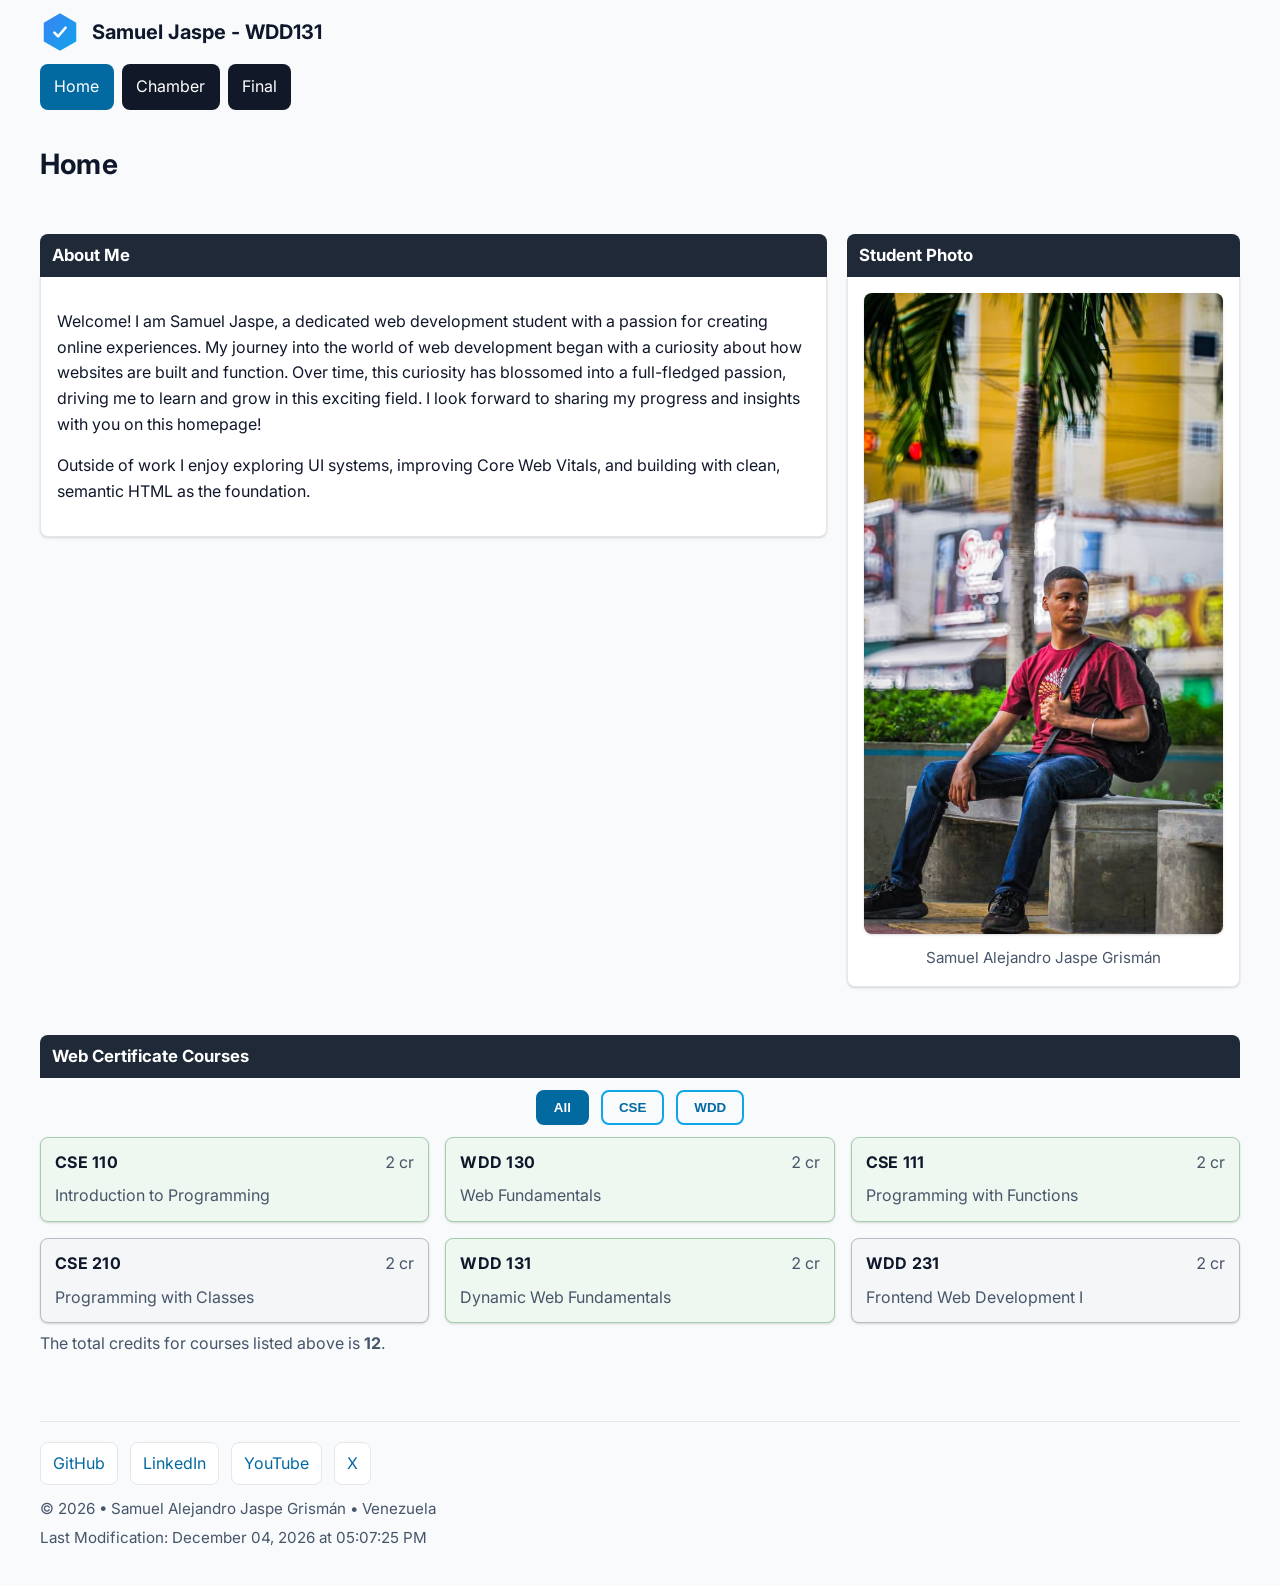
<file: index.html>
<!DOCTYPE html>
<html lang="en">
<head>
  <meta charset="utf-8" />
  <meta name="viewport" content="width=device-width, initial-scale=1" />
  <title>Samuel Jaspe | WDD131 Web Development</title>
  <meta name="description" content="Responsive course home page featuring profile information, student photo, and interactive web certificate course listings with filters." />
  <meta name="author" content="Samuel Jaspe" />
  <link rel="canonical" href="https://example.com/" />

  <!-- Favicon (optional: replace with your actual small SVG/PNG ≤ 32x32) -->
  <link rel="icon" type="image/svg+xml" href="assets/favicon.svg" />

  <link rel="preconnect" href="https://fonts.googleapis.com" />
  <link rel="preconnect" href="https://fonts.gstatic.com" crossorigin />
  <link href="https://fonts.googleapis.com/css2?family=Inter:wght@400;600;700&display=swap" rel="stylesheet" />

  <!-- Styles -->
  <link rel="stylesheet" href="styles/small.css" />
  <link rel="stylesheet" href="styles/larger.css" media="(min-width: 48rem)" />

  <!-- JavaScript -->
  <script src="scripts/navigation.js" defer></script>
  <script src="scripts/date.js" defer></script>
  <script src="scripts/course.js" defer></script>
</head>

<body>
  <header class="site-header">
    <div class="brand">
      <!-- Accessible inline SVG logo -->
      <a class="logo-link" href="index.html" aria-label="Course Portal home">
        <svg class="logo" width="40" height="40" viewBox="0 0 64 64" role="img" aria-labelledby="logoTitle logoDesc" focusable="false">
          <title id="logoTitle">Course Portal Logo</title>
          <desc id="logoDesc">Stylized hexagon with checkmark</desc>
          <defs>
            <linearGradient id="g" x1="0" x2="1" y1="0" y2="1">
              <stop offset="0%" stop-color="#3b82f6" />
              <stop offset="100%" stop-color="#0ea5e9" />
            </linearGradient>
          </defs>
          <path d="M32 2l26 15v30L32 62 6 47V17L32 2z" fill="url(#g)" />
          <path d="M23 33l6 6 12-14" fill="none" stroke="#ffffff" stroke-width="4" stroke-linecap="round" stroke-linejoin="round"/>
        </svg>
      </a>
      <span class="site-name">Samuel Jaspe - WDD131 </span>
    </div>

    <!-- Mobile hamburger -->
    <button id="menuButton"
            class="menu-button"
            aria-label="Open main menu"
            aria-controls="primaryNav"
            aria-expanded="false">
      <span class="menu-icon" aria-hidden="true"></span>
    </button>

    <nav id="siteNav" class="site-nav" aria-label="Primary">
      <ul id="primaryNav" class="nav-list">
        <li class="nav-item"><a class="nav-link current" href="index.html">Home</a></li>
        <li class="nav-item"><a class="nav-link" href="chamber.html">Chamber</a></li>
        <li class="nav-item"><a class="nav-link" href="final.html">Final</a></li>
      </ul>
    </nav>
  </header>

  <main id="main" tabindex="-1">
    <h1>Home</h1>

    <!-- About Me -->
    <section id="about" aria-labelledby="about-heading">
      <h2 id="about-heading">About Me</h2>
      <div class="panel">
        <p>
          Welcome! I am Samuel Jaspe, a dedicated web development student with a passion for creating online experiences. 
          My journey into the world of web development began with a curiosity about how websites are built and function. 
          Over time, this curiosity has blossomed into a full-fledged passion, driving me to learn and grow in this exciting field. 
          I look forward to sharing my progress and insights with you on this homepage!
        </p>
        <p>
          Outside of work I enjoy exploring UI systems, improving Core Web Vitals, and building with clean,
          semantic HTML as the foundation.
        </p>
      </div>
    </section>

    <!-- Student Photo -->
    <section id="photo" aria-labelledby="photo-heading">
      <h2 id="photo-heading">Student Photo</h2>
      <figure class="profile-figure">
        <!-- Replace with your optimized image (≤125 kB). Width/height help prevent layout shift. -->
        <img
          src="images/samuel-profile.jpg"
          width="480"
          height="480"
          alt="Portrait of Samuel Alejandro Jaspe Grismán"
          loading="lazy"
          decoding="async" />
        <figcaption>Samuel Alejandro Jaspe Grismán</figcaption>
      </figure>
    </section>

    <!-- Courses (dynamic content will be rendered by scripts/course.js) -->
    <section id="courses" aria-labelledby="courses-heading">
      <h2 id="courses-heading">Web Certificate Courses</h2>

      <!-- Filter controls -->
      <div class="filters" role="group" aria-label="Course filters">
        <button type="button" class="filter-btn" data-filter="all" aria-pressed="true">All</button>
        <button type="button" class="filter-btn" data-filter="cse">CSE</button>
        <button type="button" class="filter-btn" data-filter="wdd">WDD</button>
      </div>

      <!-- Dynamic course cards will be injected here -->
      <div id="courseGrid" class="course-grid" aria-live="polite"></div>

      <!-- Dynamic credits summary -->
      <p id="creditTotal" class="credit-total" aria-live="polite">
        The total credits for courses listed above is <strong>0</strong>.
      </p>
    </section>
  </main>

  <footer class="site-footer">
    <nav aria-label="Social media">
      <ul class="social-list">
        <li><a class="social-link" href="https://github.com/sammygoeshard/wdd231" target="_blank" rel="noopener noreferrer" aria-label="GitHub profile">GitHub</a></li>
        <li><a class="social-link" href="https://www.linkedin.com/in/samuel-jaspe-2a2a96375?utm_source=share_via&utm_content=profile&utm_medium=member_android" target="_blank" rel="noopener noreferrer" aria-label="LinkedIn profile">LinkedIn</a></li>
        <li><a class="social-link" href="https://www.youtube.com/" target="_blank" rel="noopener noreferrer" aria-label="YouTube">YouTube</a></li>
        <li><a class="social-link" href="https://x.com/" target="_blank" rel="noopener noreferrer" aria-label="X (formerly Twitter)">X</a></li>
      </ul>
    </nav>

    <p class="legal">
      &copy; <span id="currentyear"></span> • <span class="owner">Samuel Alejandro Jaspe Grismán</span> • Venezuela
    </p>
    <p id="lastModified" class="last-modified">
  </footer>
</body>
</html>
<!-- End of file: Index.html -->
</file>
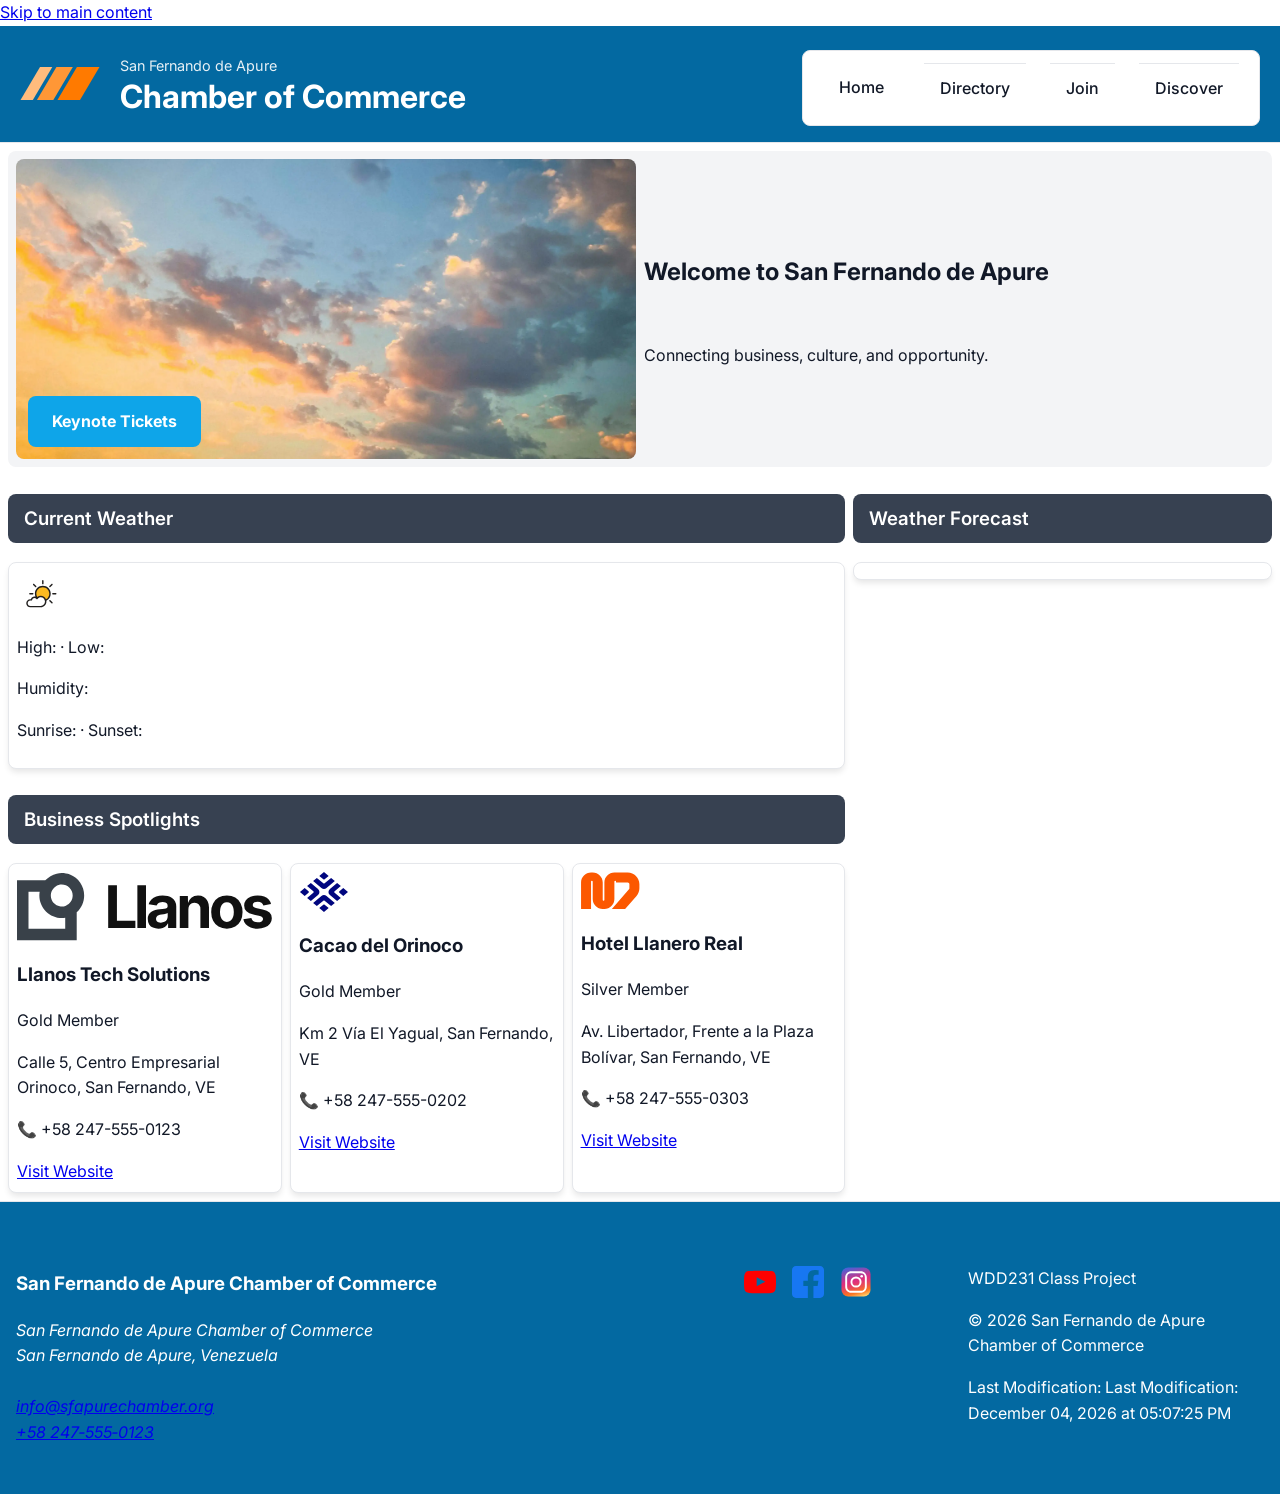
<file: chamber/index.html>
<!DOCTYPE html>
<html lang="en">
<head>
  <meta charset="utf-8">
  <meta name="viewport" content="width=device-width, initial-scale=1">
  <title>San Fernando de Apure Chamber of Commerce</title>
  <meta name="description" content="unOfficial homepage of the San Fernando de Apure Chamber of Commerce">
  <meta name="author" content="Samuel Jaspe - WDD231 Class Project">
  <meta property="og:type" content="website">
  <meta property="og:title" content="San Fernando de Apure Chamber of Commerce">
  <meta property="og:url" content="https://sammygoeshard.github.io/wdd231/chamber/">
  <meta property="og:image" content="https://sammygoeshard.github.io/wdd231/chamber/images/og-index.webp">
  <meta property="og:description" content="Browse and connect with trusted local businesses in San Fernando. San Fernando Chamber of Commerce, communicate and Act">
  <link rel="preconnect" href="https://fonts.googleapis.com" />
  <link rel="preconnect" href="https://fonts.gstatic.com" crossorigin />
  <link href="https://fonts.googleapis.com/css2?family=Inter:wght@400;600;700&display=swap" rel="stylesheet" />
  <link rel="icon" href="./images/favicon.ico">
  
  <script src="./scripts/navigation.js" defer></script>
  <script src="./scripts/date.js" defer></script>
  <script src="./scripts/weather.js" defer></script>
  <script src="./scripts/spotlight.js" defer></script>

  <!-- Styles -->
  <link rel="stylesheet" href="./styles/normalize.css">
  <link rel="stylesheet" href="./styles/base.css">
  <link rel="stylesheet" href="./styles/home.css">
</head>

<body class="home">
<a class="skip-link" href="#main">Skip to main content</a>

<header class="site-header">
  <div class="branding">
    <img src="./images/Icons/logoipsum-248.svg"
         alt="San Fernando de Apure Chamber of Commerce logo">
  </div>

  <div class="titles">
    <p class="site-eyebrow">San Fernando de Apure</p>
    <h1 class="site-title">Chamber of Commerce</h1>
  </div>

  <button
    id="menuButton"
    class="nav-toggle"
    aria-expanded="false"
    aria-controls="primaryNav"
    aria-label="Open main menu">
    ☰
  </button>

  <div id="siteNav">
    <nav id="primaryNav" class="site-nav" aria-label="Primary">
      <ul>
        <li><a href="./index.html">Home</a></li>
        <li><a href="./directory.html">Directory</a></li>
        <li><a href="./join.html">Join</a></li>
        <li><a href="./discover.html">Discover</a></li>
      </ul>
    </nav>
  </div>
</header>

<main id="main">

  <!-- HERO -->
  <section class="hero">
    <picture>
      <source srcset="./images/skyscape.webp" media="(min-width: 48rem)">
      <img src="./images/skyscape.webp" alt="San Fernando de Apure cityscape">
    </picture>
    <div class="hero-content">
      <h2>Welcome to San Fernando de Apure</h2>
      <p>Connecting business, culture, and opportunity.</p>
      <a href="./join.html" class="cta-btn">Keynote Tickets</a>
    </div>
  </section>

  <!-- WEATHER -->
  <section class="weather">
  <h3 class="section-bar">Current Weather</h3>

  <div class="weather-card">
    <img id="weather-icon" src="images/Icons/partly-cloudy.svg" alt="Weather Icon" width="48" height="48">
    <p id="current-temp" class="temp"></p>
    <p id="weather-desc"></p>
    <p>
      High: <span id="high-temp"></span> ·
      Low: <span id="low-temp"></span>
    </p>
    <p>Humidity: <span id="humidity"></span></p>
    <p>
      Sunrise: <span id="sunrise"></span> ·
      Sunset: <span id="sunset"></span>
    </p>
  </div>
 </section>

 <section class="forecast">
   <h3 class="section-bar">Weather Forecast</h3>
   <div id="forecast-list"></div>
 </section>

  <!-- BUSINESS SPOTLIGHT -->
   <section class="spotlights">
  <h3 class="section-bar">Business Spotlights</h3>
  <div id="spotlights" class="cards"></div>
  </section>

</main>

<footer class="site-footer">
  <div class="footer-grid">

    <section class="footer-col contact">
      <h3 class="footer-heading">San Fernando de Apure Chamber of Commerce</h3>
      <address class="vcard">
        <span class="org">San Fernando de Apure Chamber of Commerce</span><br>
        San Fernando de Apure, Venezuela<br><br>
        <a href="mailto:info@sfapurechamber.org">info@sfapurechamber.org</a><br>
        <a href="tel:+582475550123">+58 247‑555‑0123</a>
      </address>
    </section>

    <section class="footer-col socials" aria-label="Social links">
      <ul class="social-list">
        <li><a href="https://youtu.be/dQw4w9WgXcQ?si=_OKyNq1TU14WEpHp"><img src="./images/Icons/youtube.svg" alt="YouTube"></a></li>
        <li><a href="#"><img src="./images/Icons/facebook-square.svg" alt="Facebook"></a></li>
        <li><a href="#"><img src="./images/Icons/instagram-square.svg" alt="Instagram"></a></li>
      </ul>
    </section>

    <section class="footer-col meta">
      <p>WDD231 Class Project</p>
      <p>© <span id="currentyear"></span> San Fernando de Apure Chamber of Commerce</p>
      <p>Last Modification: <span id="lastModified"></span></p>
    </section>

  </div>
</footer>
</body>
</html>
</file>
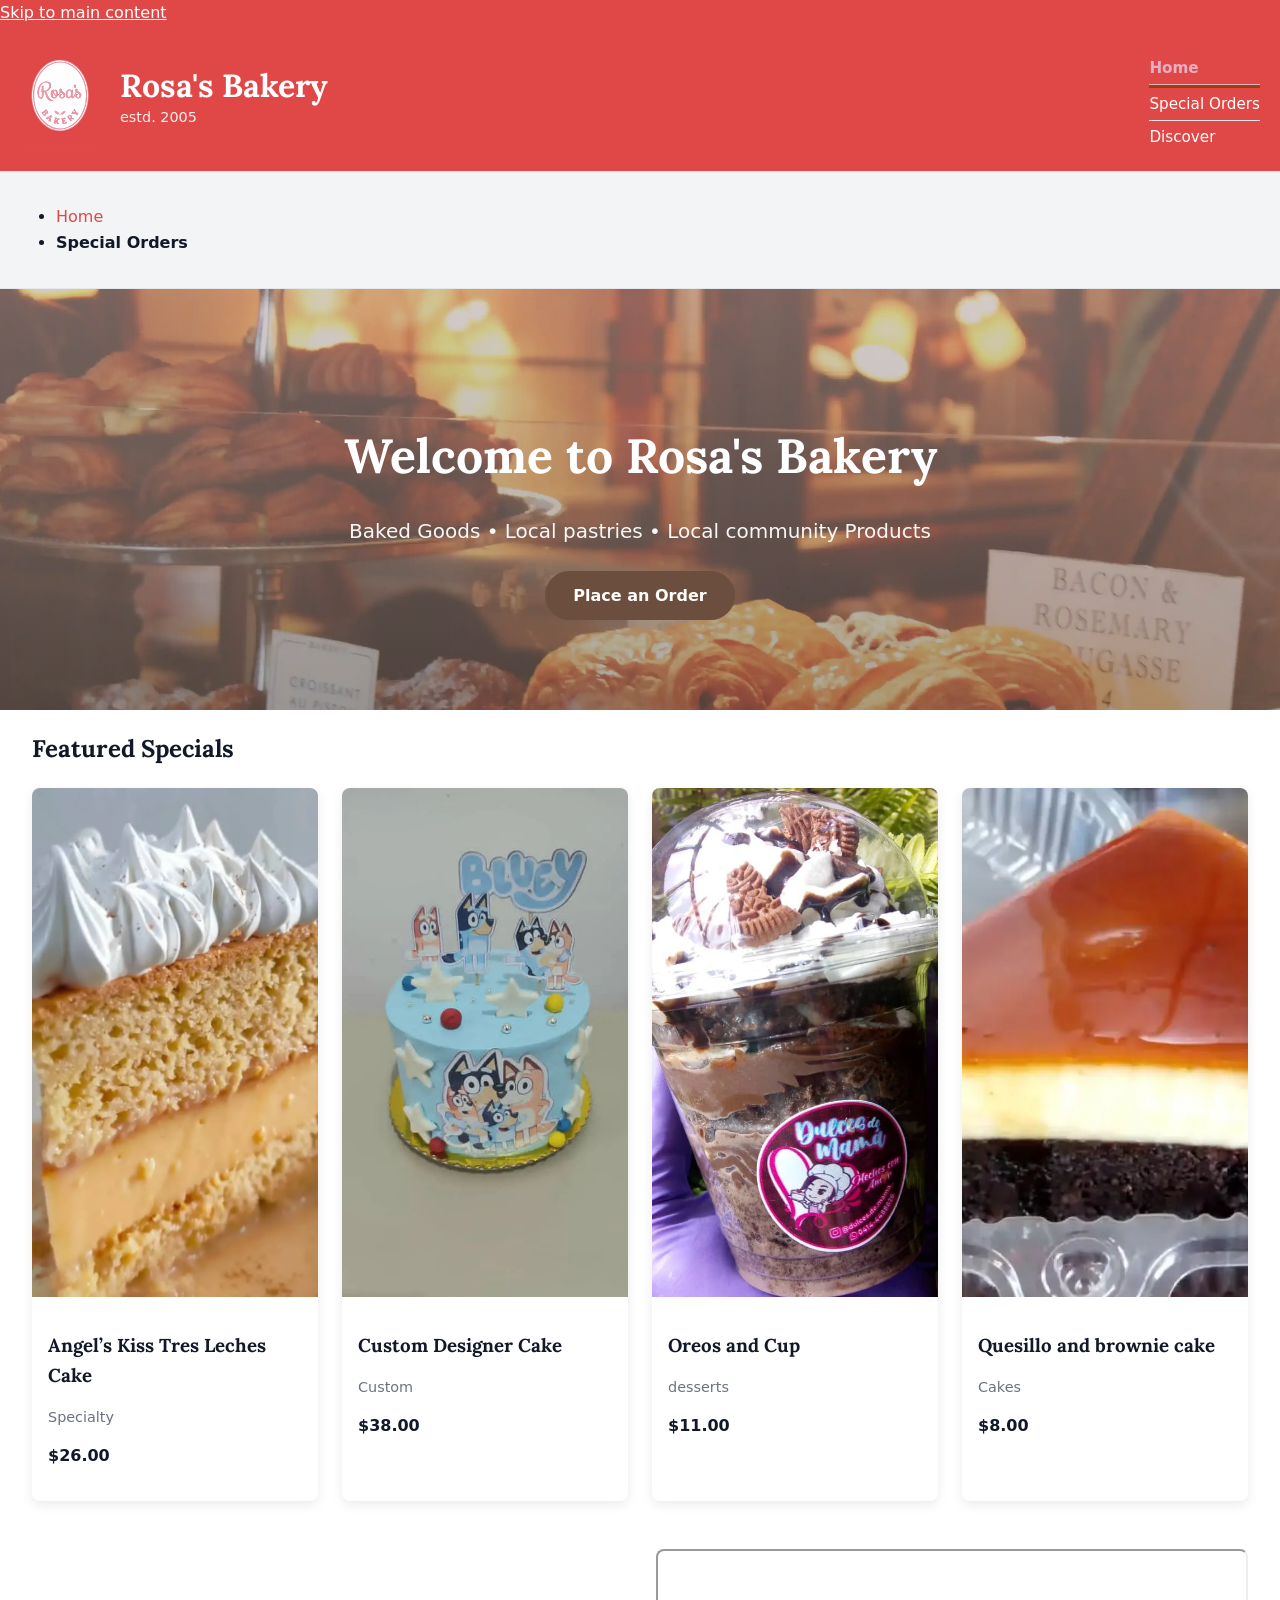
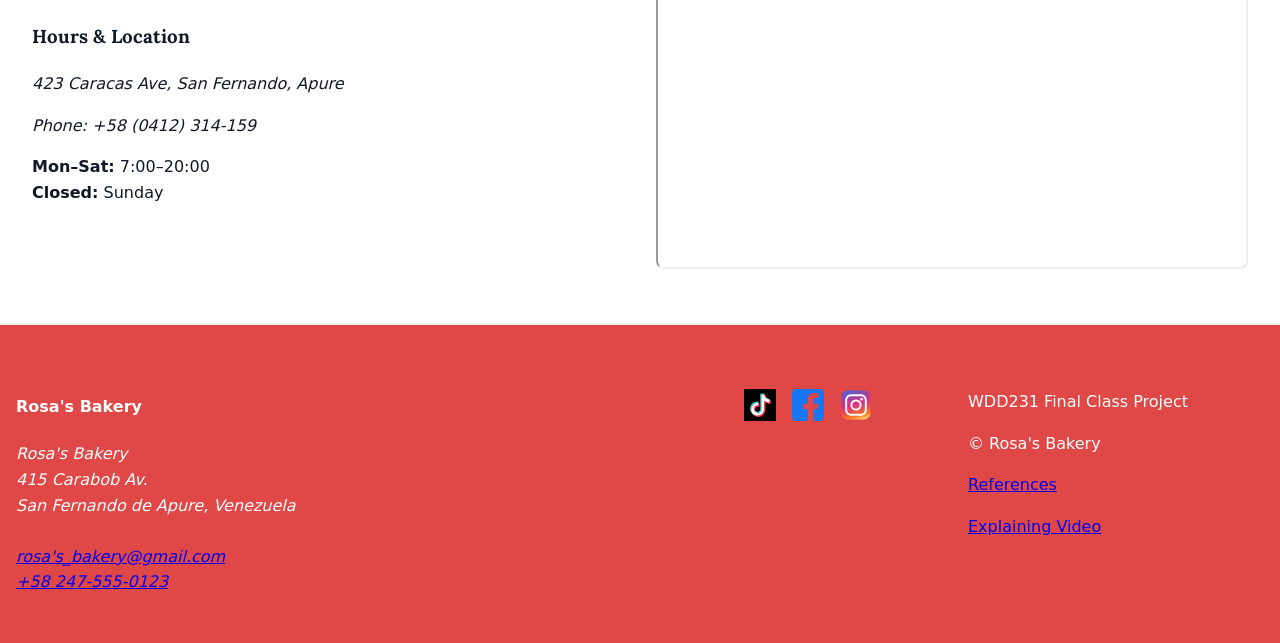
<file: project/index.html>
<!DOCTYPE html>
<html lang="en">
<head>
  <meta charset="utf-8">
  <meta name="viewport" content="width=device-width, initial-scale=1">
  <title>Samuel Jaspe - WDD231 Final Project - Rosa's Bakery - Home</title>
  <meta name="description" content=" homepage of Rosa's Bakery featuring artisan breads, pastries, and custom orders from Rosa’s Bakery, your local neighborhood bakehouse.">
  <meta name="author" content="Samuel Jaspe - WDD231 Final Class Project">
  <!-- Open Graph metadata for social sharing -->
  <meta property="og:type" content="website">
  <meta property="og:title" content="Rosa's Bakery – Fresh Local Pastries">
  <meta property="og:url" content="https://sammygoeshard.github.io/wdd231/project/index.html">
  <meta property="og:image" content="https://sammygoeshard.github.io/wdd231/chamber/images/index.webp">
  <meta property="og:description" content="Artisan breads, pastries, and custom orders from Rosa’s Bakery, your local neighborhood bakehouse.">
  <!-- fonts -->
  <link rel="preconnect" href="https://fonts.googleapis.com" />
  <link rel="preconnect" href="https://fonts.gstatic.com" crossorigin />
  <link href="https://fonts.googleapis.com/css2?family=Lora:wght@400;600;700&display=swap" rel="stylesheet">
  <!-- icons -->
  <link rel="icon" href="./images/favicon.ico" type="image/x-icon">
  <!-- scripts -->
  <script src="./scripts/navigation.js" defer></script>
  <script type="module" src="./scripts/home-featured.js"></script>
  <!-- Styles -->
  <link rel="stylesheet" href="./styles/normalize.css">
  <link rel="stylesheet" href="./styles/base.css">
  <link rel="stylesheet" href="./styles/home.css">
</head>
<body class="home">
  <a class="skip-link" href="#main">Skip to main content</a>

  <header class="site-header">
    <div class="branding">
      <img src="./images/Icons/rosas-bakery.svg" width="60" height="58"
          alt="Rosa's Bakery logo">
    </div>

    <div class="titles">
      <h1 class="site-title">Rosa's Bakery</h1>
       <p class="site-eyebrow">estd. 2005</p>
    </div>

    <button
      id="menuButton"
      class="nav-toggle"
      aria-expanded="false"
      aria-controls="primaryNav"
      aria-label="Open main menu">
      ☰
    </button>

  <div id="siteNav">
    <nav id="primaryNav" class="site-nav" aria-label="Primary">
      <ul>
        <li><a href="./index.html">Home</a></li>
        <li><a href="./orders.html">Special Orders</a></li>
        <li><a href="./discover.html">Discover</a></li>
      </ul>
    </nav>
  </div>
</header>

<nav class="breadcrumbs" aria-label="Breadcrumb">
  <ul>
    <li><a href="index.html">Home</a></li>
    <li aria-current="page">Special Orders</li>
  </ul>
</nav>

<main id="main">

    <!-- Hero -->
    <section class="hero" aria-labelledby="hero-title">
      <!-- Use CSS background-image for hero (see styles.css) -->
      <div class="container hero-inner">
        <h2 id="hero-title">Welcome to Rosa's Bakery</h2>
        <p class="hero-tagline">Baked Goods • Local pastries • Local community Products</p>
          <div class="hero-ctas">
          <a class="btn" href="orders.html">Place an Order</a>
        </div>
      </div>
    </section>

    <!-- Featured Specials -->
    <section class="featured-specials" aria-labelledby="featured-title">
      <div class="container">
        <h2 id="featured-title">Featured Specials</h2>

        <div id="featuredGrid" class="featured-grid">
          <!-- Featured cards injected via JavaScript -->
        </div>
      </div>
    </section>


    <!-- Hours & Location -->
    <section class="section section-alt" aria-labelledby="hours-title">
    <div class="container grid-2">
      <div>
        <h3 id="hours-title">Hours & Location</h3>
        <address class="vcard">
          <p class="adr">423 Caracas Ave, San Fernando, Apure</p>
          <p class="tel">Phone: +58 (0412) 314-159</p>
        </address>
        <p class="hours">
          <strong>Mon–Sat:</strong> <time datetime="07:00">7:00</time>–<time datetime="20:00">20:00</time><br />
          <strong>Closed:</strong> Sunday
        </p>
      </div>

      <div class="map-preview">
        <iframe title="Map to Rosa's Bakery" 
                src="https://www.google.com/maps/embed?pb=!1m18!1m12!1m3!1d306.7474064091653!2d-67.47250752707399!3d7.883564929668718!2m3!1f0!2f0!3f0!3m2!1i1024!2i768!4f13.1!3m3!1m2!1s0x8e7880d5aa1d7495%3A0x986246c18d04d764!2sVGMH%2BF2V%2C%20Av.%20Caracas%2C%20San%20Fernando%20de%20Apure%207001%2C%20Apure!5e0!3m2!1ses-419!2sve!4v1770749281998!5m2!1ses-419!2sve" 
                width="600" 
                height="450" 
                allowfullscreen="" 
                loading="lazy" 
                referrerpolicy="no-referrer-when-downgrade">
        </iframe>
      </div>
  </div> 
</section>
  </main>

  <footer class="site-footer">
    <div class="footer-grid">

      <section class="footer-col contact">
        <h4 class="footer-heading">Rosa's Bakery</h4>
        <address class="vcard">
          <span class="org">Rosa's Bakery</span><br>
          415 Carabob Av.<br>
          San Fernando de Apure, Venezuela<br><br>
          <a href="mailto:info@rosasbakery.com">rosa's_bakery@gmail.com</a><br>
          <a href="tel:+582475550123">+58 247‑555‑0123</a>
        </address>
      </section>

      <section class="footer-col socials" aria-label="Social links">
        <ul class="social-list">
          <li><a href="https://youtu.be/dQw4w9WgXcQ?si=_OKyNq1TU14WEpHp"><img src="./images/Icons/tiktok-square.svg" alt="TikTok"></a></li>
          <li><a href="https://www.facebook.com/"><img src="./images/Icons/facebook-square.svg" alt="Facebook"></a></li>
          <li><a href="https://www.instagram.com/dulces.de.mama_?igsh=ZTRlaGU2ZmFiNGE3"><img src="./images/Icons/instagram-square.svg" alt="Instagram"></a></li>
        </ul>
      </section>

      <section class="footer-col meta">
        <p>WDD231 Final Class Project</p>
        <p>© Rosa's Bakery</p>
        <!-- Required by WDD131: link to references page -->
        <p><a href="references.html">References</a></p>
        <p> <a href="https://drive.google.com/file/d/1qfIHN2H0X4khJNeew4xMei8K1v44HFdm/view?usp=sharing">Explaining Video</a></p>
      </section>
    </div>
  </footer>
</body> 
</html>
</file>
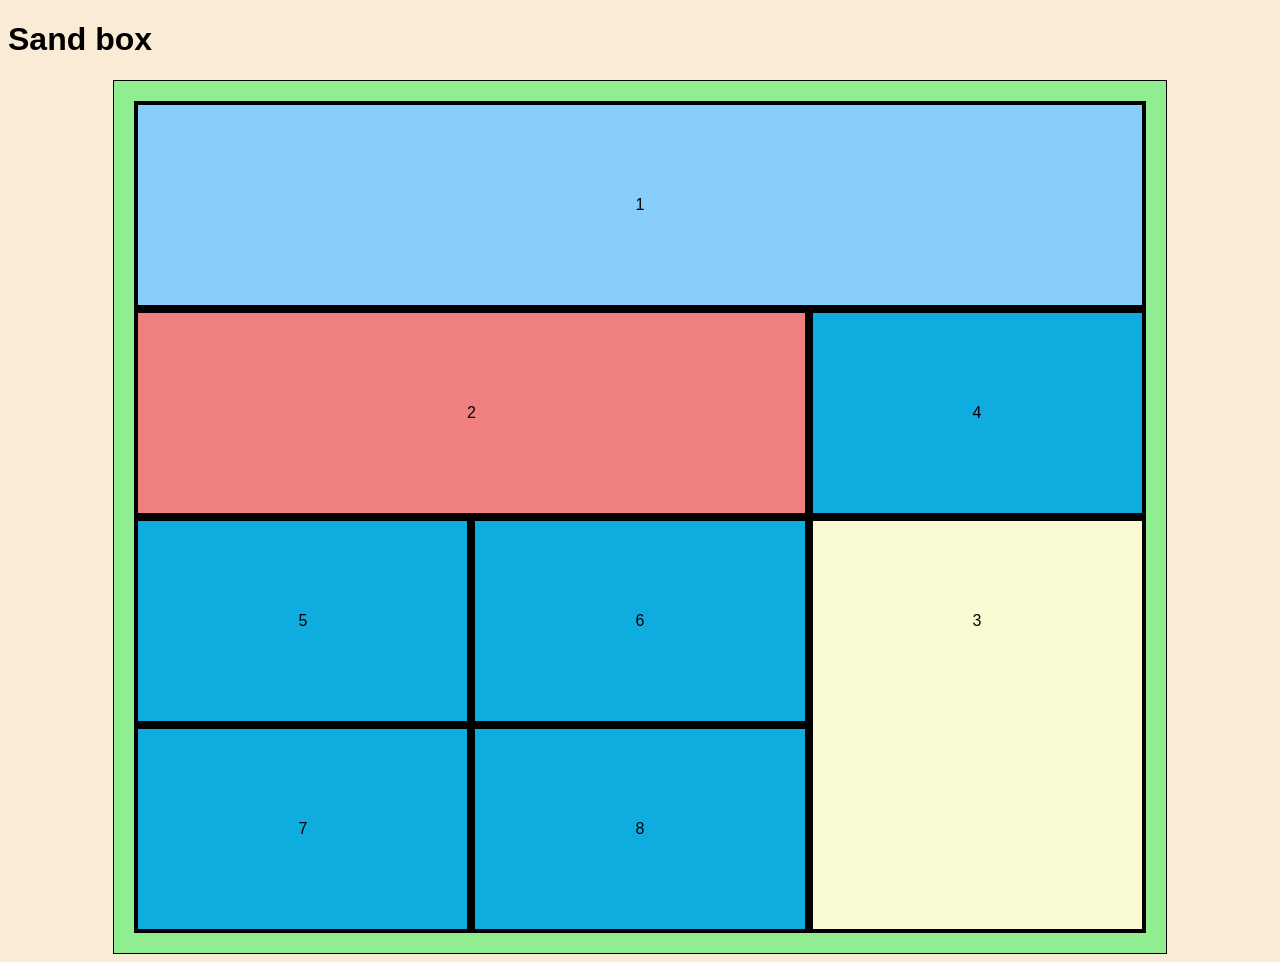
<file: sandbox.html>
<!DOCTYPE html>
<html lang="en">
<head>
    <meta charset="UTF-8">
    <meta name="viewport" content="width=device-width, initial-scale=1.0">
    <title>Sand box</title>
    <link rel="stylesheet" href="/styles/shapes.css">
</head>

<body >
    <h1>Sand box</h1>
     <div class="grid-layout">
            <div class="caja c1">1</div>
            <div class="caja c2">2</div>
            <div class="caja c3">3</div>
            <div class="caja c4">4</div>
            <div class="caja c5">5</div>
            <div class="caja c6">6</div>
            <div class="caja c7">7</div>
            <div class="caja c8">8</div>
        </div>
</body>
</html>
</file>
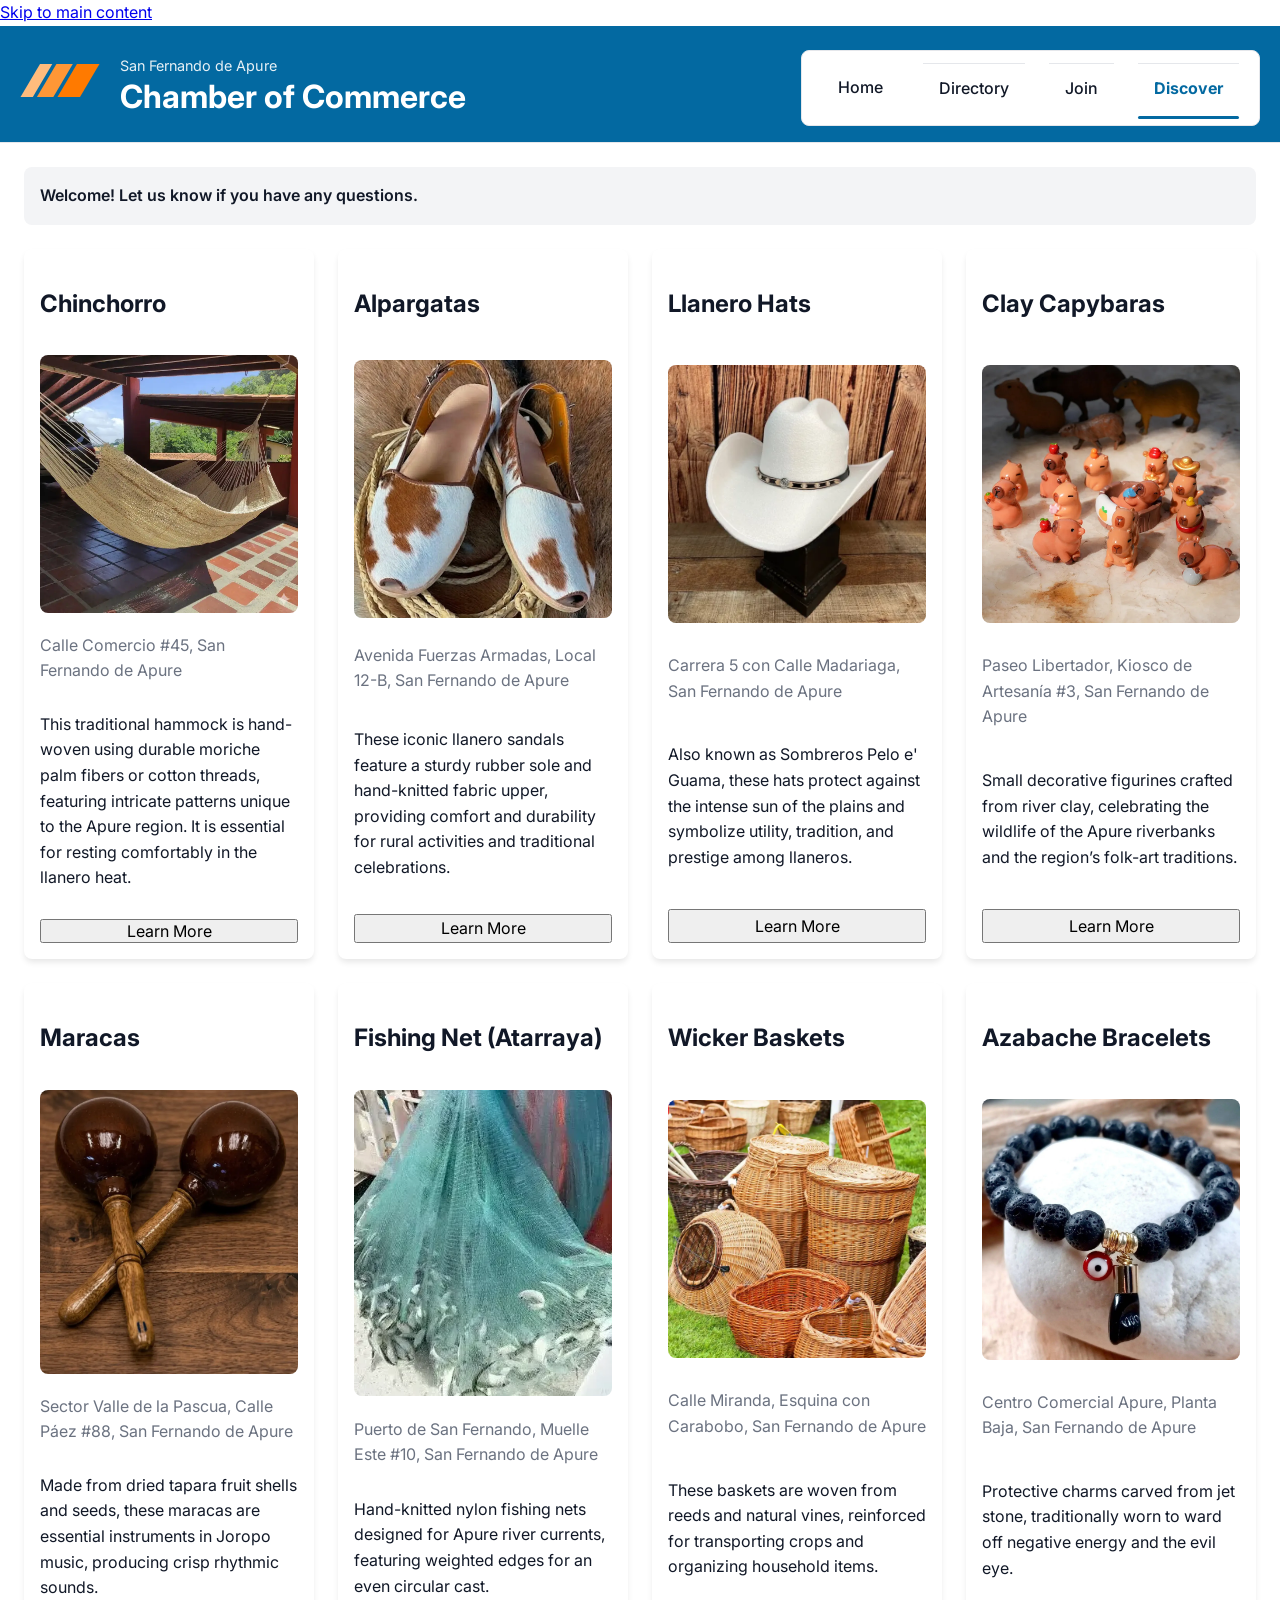
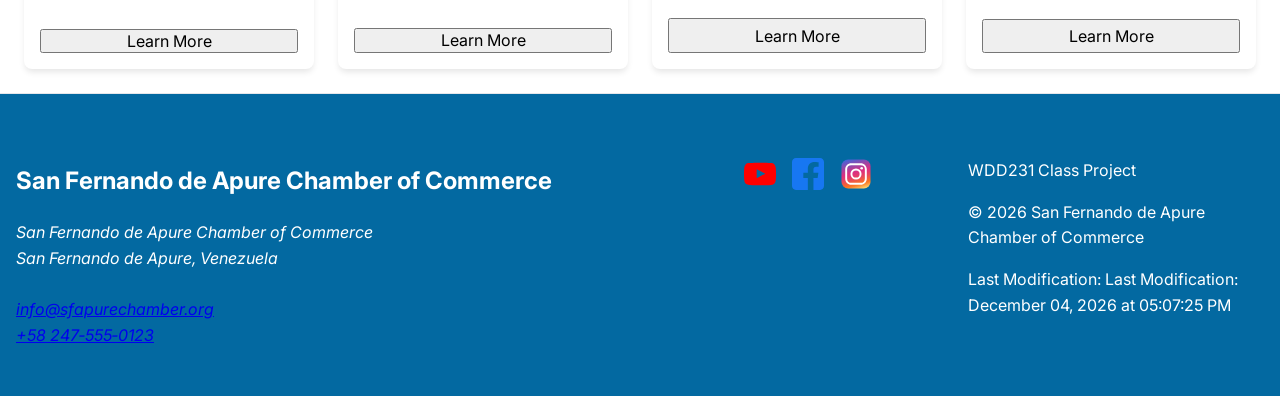
<file: chamber/discover.html>
<!DOCTYPE html>
<html lang="en">
<head>
    <meta charset="UTF-8">
    <meta name="viewport" content="width=device-width, initial-scale=1.0">
    <title>San Fernando de Apure Chamber of Commerce</title>
    <meta name="description" content="unOfficial homepage of the San Fernando de Apure Chamber of Commerce">
    <meta name="author" content="Samuel Jaspe - WDD231 Class Project">
    <meta property="og:type" content="website">
    <meta property="og:title" content="San Fernando de Apure Chamber of Commerce">
    <meta property="og:url" content="https://sammygoeshard.github.io/wdd231/chamber/">
    <meta property="og:image" content="https://sammygoeshard.github.io/wdd231/chamber/images/og-index.webp">
    <meta property="og:description" content="Browse and connect with trusted local businesses in San Fernando. San Fernando Chamber of Commerce, communicate and Act">
    <link rel="preconnect" href="https://fonts.googleapis.com" />
    <link rel="preconnect" href="https://fonts.gstatic.com" crossorigin />
    <link href="https://fonts.googleapis.com/css2?family=Inter:wght@400;600;700&display=swap" rel="stylesheet" />
    <link rel="icon" href="./images/favicon.ico">
    
    <script src="./scripts/navigation.js" defer></script>
    <script src="./scripts/date.js" defer></script>
    <script type="module" src="./scripts/discover.js"></script>

    <!-- Styles -->
    <link rel="stylesheet" href="./styles/normalize.css">
    <link rel="stylesheet" href="./styles/base.css">
    <link rel="stylesheet" href="./styles/discover.css">
    </head>

    <body class="discover">
        <a class="skip-link" href="#main"> Skip to main content</a>

    <header class="site-header">
    <div class="branding">
        <img src="./images/Icons/logoipsum-248.svg"
            alt="San Fernando de Apure Chamber of Commerce logo">
    </div>

    <div class="titles">
        <p class="site-eyebrow">San Fernando de Apure</p>
        <h1 class="site-title">Chamber of Commerce</h1>
    </div>

    <button
        id="menuButton"
        class="nav-toggle"
        aria-expanded="false"
        aria-controls="primaryNav"
        aria-label="Open main menu">
        ☰
    </button>

    <div id="siteNav">
        <nav id="primaryNav" class="site-nav" aria-label="Primary">
        <ul>
            <li><a href="./index.html">Home</a></li>
            <li><a href="./directory.html">Directory</a></li>
            <li><a href="./join.html">Join</a></li>
            <li><a href="./discover.html">Discover</a></li>
        </ul>
        </nav>
    </div>
    </header>

   
    <main id="main" class="discover-main">
    <section class="visit-message" id="visitMessage"></section>

    <section class="discover-grid" id="discoverGrid">
        <!-- Cards populated dynamically by JavaScript -->
    </section>
    </main>


    <footer class="site-footer">
    <div class="footer-grid">
        <section class="footer-col contact">
        <h2 class="footer-heading">San Fernando de Apure Chamber of Commerce</h2>
        <address class="vcard">
            <span class="org">San Fernando de Apure Chamber of Commerce</span><br>
            San Fernando de Apure, Venezuela<br><br>
            <a href="mailto:info@sfapurechamber.org">info@sfapurechamber.org</a><br>
            <a href="tel:+582475550123">+58 247‑555‑0123</a>
        </address>
        </section>

        <section class="footer-col socials" aria-label="Social links">
        <ul class="social-list">
            <li><a href="https://youtu.be/dQw4w9WgXcQ?si=_OKyNq1TU14WEpHp"><img src="./images/Icons/youtube.svg" alt="YouTube"></a></li>
            <li><a href="#"><img src="./images/Icons/facebook-square.svg" alt="Facebook"></a></li>
            <li><a href="#"><img src="./images/Icons/instagram-square.svg" alt="Instagram"></a></li>
        </ul>
        </section>

        <section class="footer-col meta">
        <p>WDD231 Class Project</p>
        <p>© <span id="currentyear"></span> San Fernando de Apure Chamber of Commerce</p>
        <p>Last Modification: <span id="lastModified"></span></p>
        </section>
    </div>
    </footer>
</body>
</html>
</file>
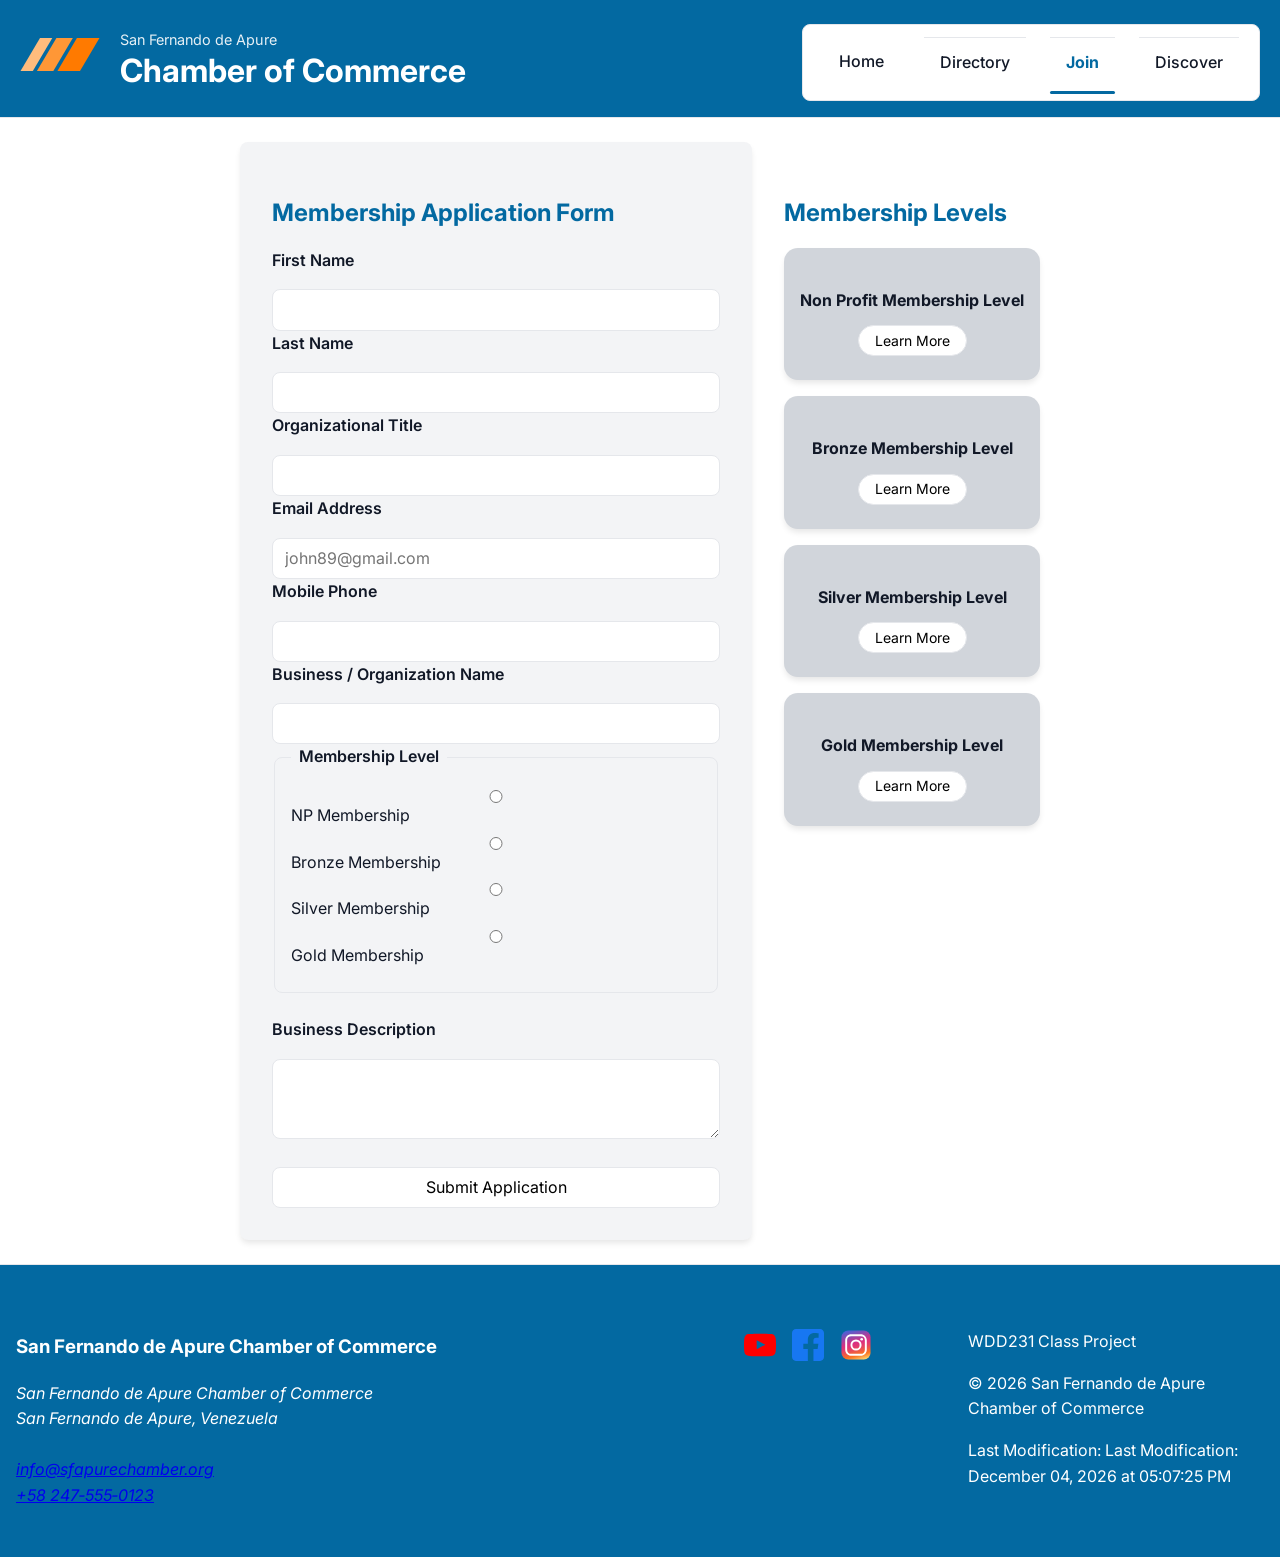
<file: chamber/join.html>
<!DOCTYPE html>
<html lang="en">
<head>
    <meta charset="utf-8">
  <meta name="viewport" content="width=device-width, initial-scale=1">
  <title>Join to San Fernando de Apure Chamber of Commerce</title>
  <meta name="description" content="unOfficial Join page of the San Fernando de Apure Chamber of Commerce">
  <meta name="author" content="Samuel Jaspe - WDD231 Class Project">
  <meta property="og:type" content="website">
  <meta property="og:title" content="San Fernando de Apure Chamber of Commerce">
  <meta property="og:url" content="https://sammygoeshard.github.io/wdd231/chamber/join.html">
  <meta property="og:image" content="https://sammygoeshard.github.io/wdd231/chamber/images/og-index.webp">
  <meta property="og:description" content="Browse and connect with trusted local businesses in San Fernando. San Fernando Chamber of Commerce, communicate and Act">
  <link rel="preconnect" href="https://fonts.googleapis.com" />
  <link rel="preconnect" href="https://fonts.gstatic.com" crossorigin />
  <link href="https://fonts.googleapis.com/css2?family=Inter:wght@400;600;700&display=swap" rel="stylesheet" />
  <link rel="icon" href="./images/favicon.ico">
  <script src="./scripts/navigation.js" defer></script>
  <script src="./scripts/date.js" defer></script>
  <script src="./scripts/modals.js" defer></script>


  <!-- Styles -->
  <link rel="stylesheet" href="./styles/normalize.css">
  <link rel="stylesheet" href="./styles/base.css">
  <link rel="stylesheet" href="./styles/join.css">
</head>

<body class="join">
  
  <header class="site-header">
    <div class="branding">
      <img src="./images/Icons/logoipsum-248.svg" alt="San Fernando de Apure Chamber of Commerce logo">
    </div>
    <div class="titles">
      <p class="site-eyebrow">San Fernando de Apure</p>
      <h1 class="site-title">Chamber of Commerce</h1>
    </div>

    <button id="menuButton"
            class="nav-toggle"
            aria-expanded="false"
            aria-controls="primaryNav"
            aria-label="Open main menu">☰</button>

    <div id="siteNav">
      <nav id="primaryNav" class="site-nav" aria-label="Primary">
        <ul>
          <li><a href="./index.html">Home</a></li>
          <li><a href="./directory.html">Directory</a></li>
          <li><a href="./join.html">Join</a></li>
          <li><a href="./discover.html">Discover</a></li>
        </ul>
      </nav>
    </div>
   </header>
    
    
   <main class="join-page">

    <section class="registration-form">
      <h2>Membership Application Form</h2>

      <form method="get" action="thankyou.html">
        <label for="fname">First Name</label>
        <input type="text" id="fname" name="firstName" title="Enter your first name" autocomplete="given-name" required>

        <label for="lname">Last Name</label>
        <input type="text" id="lname" name="lastName" title="Enter your last name" autocomplete="family-name" required>

        <label for="org-title">Organizational Title</label>
        <input type="text" id="org-title" name="organizationTitle" title="Your title within the organization" autocomplete="organization-title" pattern="[A-Za-z\s\-]{7,}">

        <label for="user-email">Email Address</label>
        <input type="email" id="user-email" name="email" title="Enter a valid email address" autocomplete="email" placeholder="john89@gmail.com" required>

        <label for="phone">Mobile Phone</label>
        <input type="tel" id="phone" name="mobile" title="Enter your mobile phone number" autocomplete="tel" required>

        <label for="org-name">Business / Organization Name</label>
        <input type="text" id="org-name" name="organization" title="Enter your organization name" autocomplete="organization" required>

        <fieldset>
          <legend>Membership Level</legend>

          <input type="radio" id="np-mem" name="membership" value="np">
          <label for="np-mem">NP Membership</label>

          <input type="radio" id="bronze-mem" name="membership" value="bronze">
          <label for="bronze-mem">Bronze Membership</label>

          <input type="radio" id="silver-mem" name="membership" value="silver">
          <label for="silver-mem">Silver Membership</label>

          <input type="radio" id="gold-mem" name="membership" value="gold">
          <label for="gold-mem">Gold Membership</label>
        </fieldset>

        <label for="biz-desc">Business Description</label>
        <textarea id="biz-desc" name="description" title="Describe your business or organization"></textarea>

        <input type="hidden" name="timestamp" id="timestamp">

        <div class="form-buttons">
          <input type="submit" value="Submit Application">
        </div>
      </form>
    </section>

      <aside class="membership-levels">
        <h2>Membership Levels</h2>

      <section class="level-card np">
        <h3>Non Profit Membership Level</h3>
        <button type="button" data-modal="modal-np">Learn More</button>
      </section>

      <section class="level-card bronze">
        <h3>Bronze Membership Level</h3>
        <button type="button" data-modal="modal-bronze">Learn More</button>
      </section>

      <section class="level-card silver">
        <h3>Silver Membership Level</h3>
        <button type="button" data-modal="modal-silver">Learn More</button>
      </section>

      <section class="level-card gold">
        <h3>Gold Membership Level</h3>
        <button type="button" data-modal="modal-gold">Learn More</button>
      </section>
      </aside>
  </main>

    <footer class="site-footer">
      <div class="footer-grid">

        <section class="footer-col contact">
          <h3 class="footer-heading">San Fernando de Apure Chamber of Commerce</h3>
          <address class="vcard">
            <span class="org">San Fernando de Apure Chamber of Commerce</span><br>
            San Fernando de Apure, Venezuela<br><br>
            <a href="mailto:info@sfapurechamber.org">info@sfapurechamber.org</a><br>
            <a href="tel:+582475550123">+58 247‑555‑0123</a>
          </address>
        </section>

        <section class="footer-col socials" aria-label="Social links">
          <ul class="social-list">
            <li><a href="https://youtu.be/dQw4w9WgXcQ?si=_OKyNq1TU14WEpHp"><img src="./images/Icons/youtube.svg" alt="YouTube"></a></li>
            <li><a href="#"><img src="./images/Icons/facebook-square.svg" alt="Facebook"></a></li>
            <li><a href="#"><img src="./images/Icons/instagram-square.svg" alt="Instagram"></a></li>
          </ul>
        </section>

        <section class="footer-col meta">
          <p>WDD231 Class Project</p>
          <p>© <span id="currentyear"></span> San Fernando de Apure Chamber of Commerce</p>
          <p>Last Modification: <span id="lastModified"></span></p>
        </section>
      </div>
</footer>


    <!-- =======================
     MEMBERSHIP LEVEL MODALS
    ======================= -->

    <dialog id="modal-np">
      <h3>Non‑Profit Membership</h3>
      <p>
        No annual fee. Designed for non‑profit organizations.
        Includes basic directory listing and access to select events.
      </p>
      <button class="close-modal">Close</button>
    </dialog>

    <dialog id="modal-bronze">
      <h3>Bronze Membership</h3>
      <p>
        Affordable annual membership with event discounts,
        business listing, and training opportunities.
      </p>
      <button class="close-modal">Close</button>
    </dialog>

    <dialog id="modal-silver">
      <h3>Silver Membership</h3>
      <p>
        Includes all Bronze benefits plus advertising credits,
        advanced training sessions, and special event invitations.
      </p>
      <button class="close-modal">Close</button>
    </dialog>

    <dialog id="modal-gold">
      <h3>Gold Membership</h3>
      <p>
        Premium membership with spotlight advertising,
        maximum event discounts, and VIP networking opportunities.
      </p>
      <button class="close-modal">Close</button>
    </dialog>
</body>
</html>
</file>
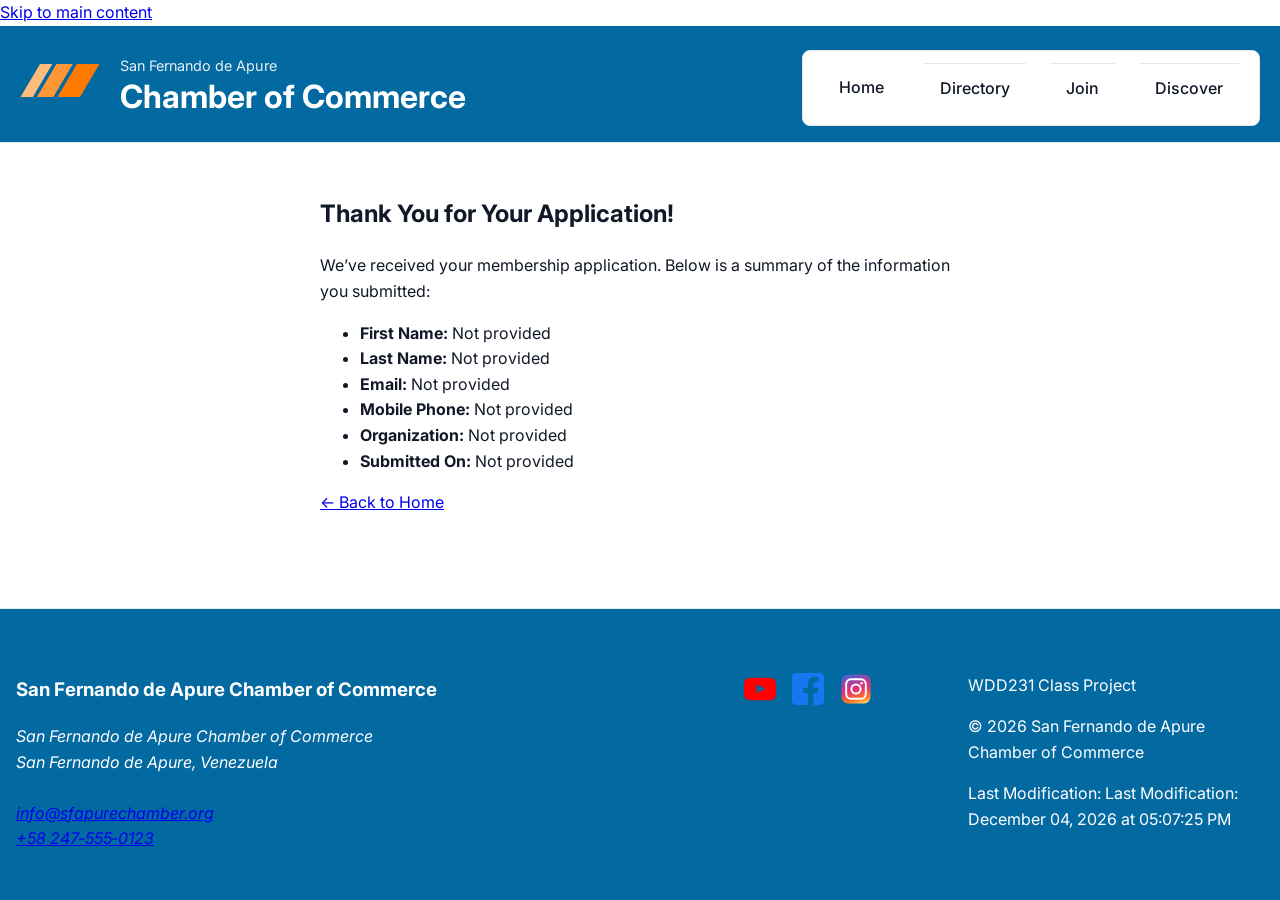
<file: chamber/thankyou.html>
<!DOCTYPE html>
<html lang="en">
<head>
  <meta charset="utf-8">
  <meta name="viewport" content="width=device-width, initial-scale=1">
  <title>San Fernando de Apure Chamber of Commerce</title>
  <meta name="description" content="Thank you for your application to the San Fernando de Apure Chamber of Commerce">
  <meta name="author" content="Samuel Jaspe - WDD231 Class Project">
  <meta property="og:type" content="website">
  <meta property="og:title" content="San Fernando de Apure Chamber of Commerce">
  <meta property="og:url" content="https://sammygoeshard.github.io/wdd231/chamber/">
  <meta property="og:image" content="https://sammygoeshard.github.io/wdd231/chamber/images/og-index.webp">
  <meta property="og:description" content="Browse and connect with trusted local businesses in San Fernando. San Fernando Chamber of Commerce, communicate and Act">
  <link rel="preconnect" href="https://fonts.googleapis.com" />
  <link rel="preconnect" href="https://fonts.gstatic.com" crossorigin />
  <link href="https://fonts.googleapis.com/css2?family=Inter:wght@400;600;700&display=swap" rel="stylesheet" />
  <link rel="icon" href="./images/favicon.ico">
  <script src="./scripts/navigation.js" defer></script>
  <script src="./scripts/date.js" defer></script>
  <script src="./scripts/thankyou.js" defer></script>

  <!-- Styles -->
  <link rel="stylesheet" href="./styles/normalize.css">
  <link rel="stylesheet" href="./styles/base.css">
  <link rel="stylesheet" href="./styles/thankyou.css">
</head>

<body class="thankyou">
<a class="skip-link" href="#main">Skip to main content</a>

<header class="site-header">
  <div class="branding">
    <img src="./images/Icons/logoipsum-248.svg"
         alt="San Fernando de Apure Chamber of Commerce logo">
  </div>

  <div class="titles">
    <p class="site-eyebrow">San Fernando de Apure</p>
    <h1 class="site-title">Chamber of Commerce</h1>
  </div>

  <button
    id="menuButton"
    class="nav-toggle"
    aria-expanded="false"
    aria-controls="primaryNav"
    aria-label="Open main menu">
    ☰
  </button>

  <div id="siteNav">
    <nav id="primaryNav" class="site-nav" aria-label="Primary">
      <ul>
        <li><a href="./index.html">Home</a></li>
        <li><a href="./directory.html">Directory</a></li>
        <li><a href="./join.html">Join</a></li>
        <li><a href="./discover.html">Discover</a></li>
      </ul>
    </nav>
  </div>
</header>


  <!-- MAIN -->
  <main class="thankyou-page">
    <section class="registration-form">
      <h2>Thank You for Your Application!</h2>

      <p>
        We’ve received your membership application. Below is a summary of the
        information you submitted:
      </p>

      <ul class="submission-summary">
        <li><strong>First Name:</strong> <span id="firstName"></span></li>
        <li><strong>Last Name:</strong> <span id="lastName"></span></li>
        <li><strong>Email:</strong> <span id="email"></span></li>
        <li><strong>Mobile Phone:</strong> <span id="mobile"></span></li>
        <li><strong>Organization:</strong> <span id="organization"></span></li>
        <li><strong>Submitted On:</strong> <span id="timestamp"></span></li>
      </ul>

      <a href="./index.html" class="back-home">← Back to Home</a>
    </section>
  </main>

  <footer class="site-footer">
  <div class="footer-grid">

    <section class="footer-col contact">
      <h3 class="footer-heading">San Fernando de Apure Chamber of Commerce</h3>
      <address class="vcard">
        <span class="org">San Fernando de Apure Chamber of Commerce</span><br>
        San Fernando de Apure, Venezuela<br><br>
        <a href="mailto:info@sfapurechamber.org">info@sfapurechamber.org</a><br>
        <a href="tel:+582475550123">+58 247‑555‑0123</a>
      </address>
    </section>

    <section class="footer-col socials" aria-label="Social links">
      <ul class="social-list">
        <li><a href="https://youtu.be/dQw4w9WgXcQ?si=_OKyNq1TU14WEpHp"><img src="./images/Icons/youtube.svg" alt="YouTube"></a></li>
        <li><a href="#"><img src="./images/Icons/facebook-square.svg" alt="Facebook"></a></li>
        <li><a href="#"><img src="./images/Icons/instagram-square.svg" alt="Instagram"></a></li>
      </ul>
    </section>

    <section class="footer-col meta">
      <p>WDD231 Class Project</p>
      <p>© <span id="currentyear"></span> San Fernando de Apure Chamber of Commerce</p>
      <p>Last Modification: <span id="lastModified"></span></p>
    </section>

  </div>
</footer>

</body>
</html>
</file>
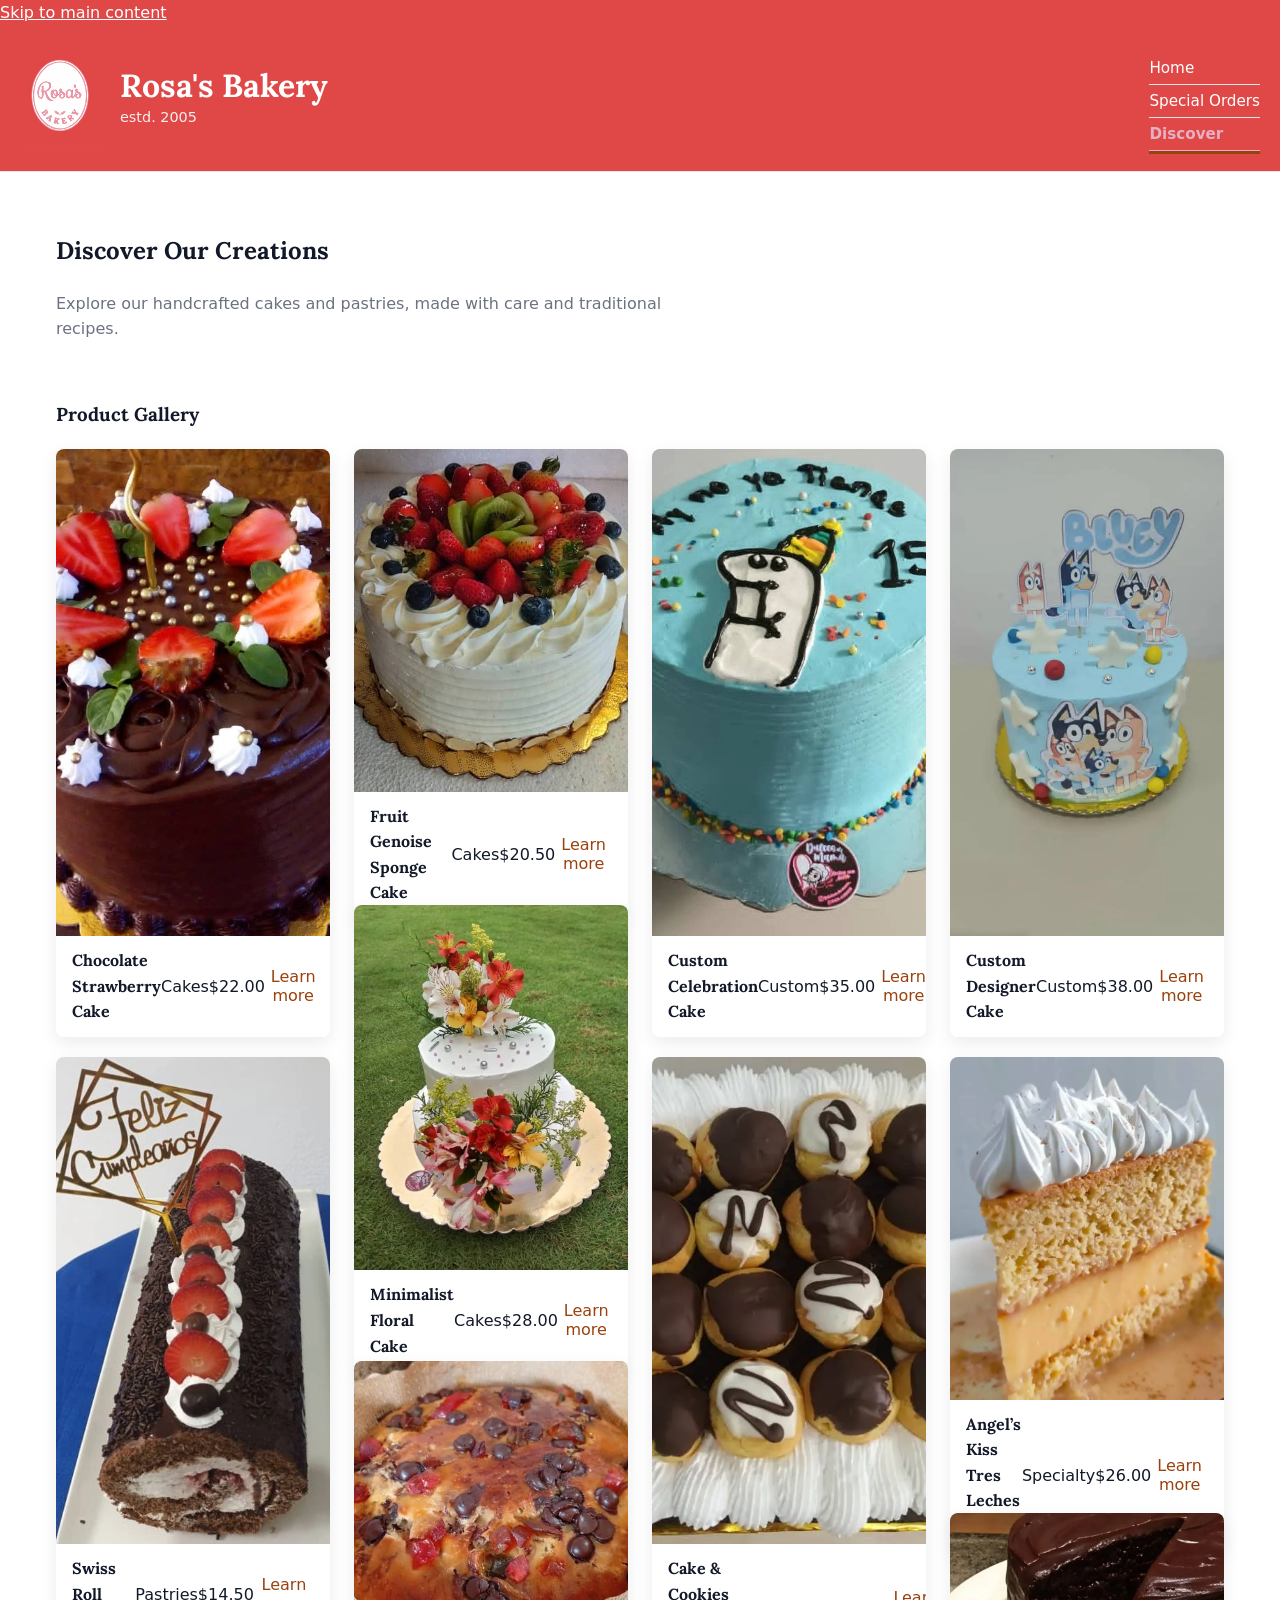
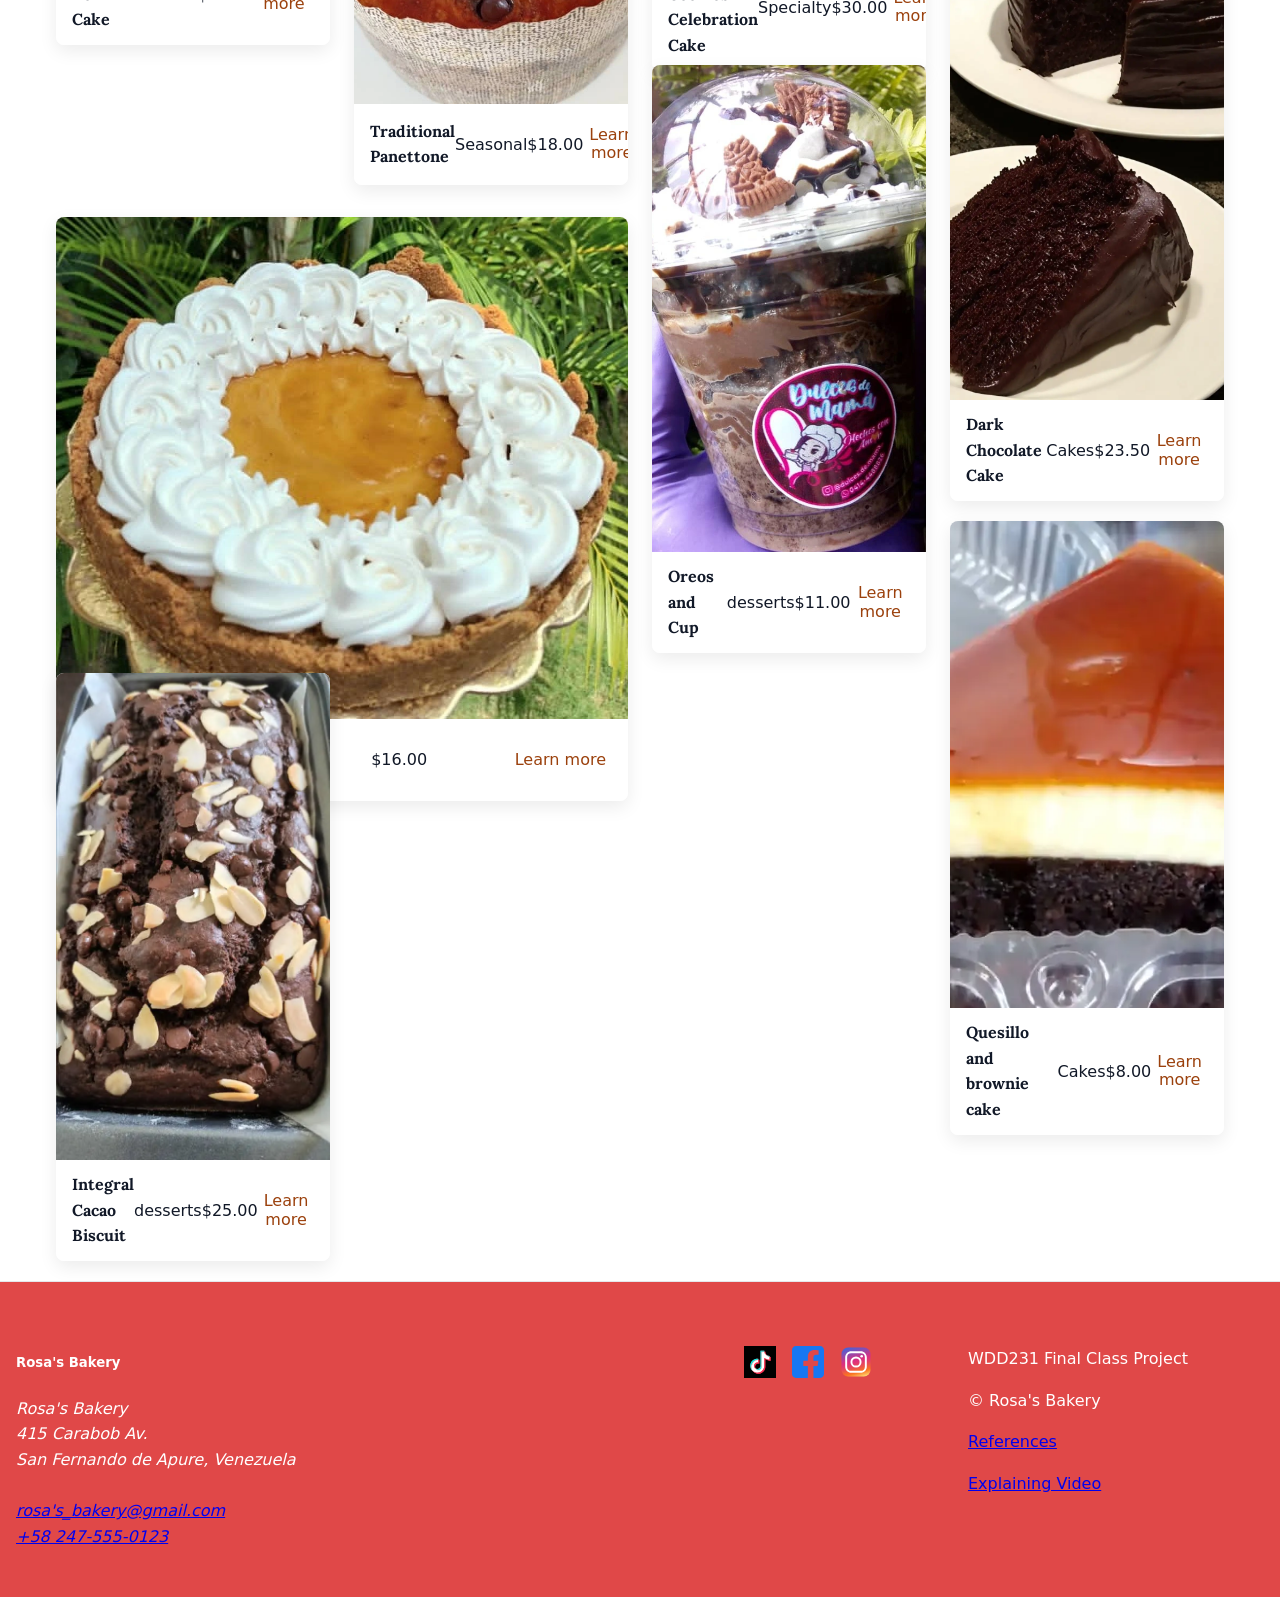
<file: project/discover.html>
<!DOCTYPE html>
<html lang="en">
<head>
    <meta charset="utf-8">
  <meta name="viewport" content="width=device-width, initial-scale=1">
  <title>Samuel Jaspe - WDD231 Final Project - Rosa's Bakery - Discover Our Creations</title>
  <meta name="description" content="Discover the delicious offerings at Rosa's Bakery including artisan breads, pastries, and custom orders. Explore our menu and find your new favorite treat at Rosa’s Bakery, your local neighborhood bakehouse.">
  <meta name="author" content="Samuel Jaspe - WDD231 Final Class Project">
  <!-- Open Graph metadata for social sharing -->
  <meta property="og:type" content="website">
  <meta property="og:title" content="Rosa's Bakery – Fresh Local Pastries">
  <meta property="og:url" content="https://sammygoeshard.github.io/wdd231/project/discover.html">
  <meta property="og:image" content="https://sammygoeshard.github.io/wdd231/chamber/images/discover.webp">
  <meta property="og:description" content="Artisan breads, pastries, and custom orders from Rosa’s Bakery, your local neighborhood bakehouse.">
  <!-- fonts -->
  <link rel="preconnect" href="https://fonts.googleapis.com" />
  <link rel="preconnect" href="https://fonts.gstatic.com" crossorigin />
  <link href="https://fonts.googleapis.com/css2?family=Lora:wght@400;600;700&display=swap" rel="stylesheet">
  <!-- icons -->
  <link rel="icon" href="./images/favicon.ico" type="image/x-icon">
  <!-- scripts -->
  <script src="./scripts/navigation.js" defer></script>
  <script src="./scripts/render.js" type="module"></script>
  <!-- Styles -->
  <link rel="stylesheet" href="./styles/normalize.css">
  <link rel="stylesheet" href="./styles/base.css">
  <link rel="stylesheet" href="./styles/discover.css">
</head>

<body class="discover">
   <a class="skip-link" href="#main">Skip to main content</a>

  <header class="site-header">
    <div class="branding">
      <img src="./images/Icons/rosas-bakery.svg" width="60" height="58"
          alt="Rosa's Bakery logo">
    </div>

    <div class="titles">
      <h1 class="site-title">Rosa's Bakery</h1>
       <p class="site-eyebrow">estd. 2005</p>
    </div>

    <button
      id="menuButton"
      class="nav-toggle"
      aria-expanded="false"
      aria-controls="primaryNav"
      aria-label="Open main menu">
      ☰
    </button>

  <div id="siteNav">
    <nav id="primaryNav" class="site-nav" aria-label="Primary">
      <ul>
        <li><a href="./index.html">Home</a></li>
        <li><a href="./orders.html">Special Orders</a></li>
        <li><a href="./discover.html">Discover</a></li>
      </ul>
    </nav>
  </div>
</header> 

<main id="main" class="discover">

  <!-- Page introduction -->
  <section class="page-intro">
    <div class="container">
      <h2>Discover Our Creations</h2>
      <p class="page-intro-text">
        Explore our handcrafted cakes and pastries, made with care and traditional recipes.
      </p>
    </div>
  </section>

  <!-- Discover gallery -->
  <section class="discover-gallery" aria-labelledby="gallery-title">
    <div class="container">

      <h3 id="gallery-title" class="visually-hidden">
        Product Gallery
      </h3>

      <!-- Grid container (items injected dynamically) -->
      <div id="productsGrid" class="products-grid">

        <!--
          Product cards will be injected here via JavaScript.
          Each card will use layout classes such as:
          - layout-tall
          - layout-wide
          - layout-standard
        -->
          
      </div>

    </div>
  </section>

  <!-- Modal dialog for product details -->
  <dialog id="productModal" class="product-modal" aria-labelledby="modal-title">

    <button
      type="button"
      class="modal-close"
      aria-label="Close product details">
      ✕
    </button>

    <div class="modal-content">

      <!-- Image -->
      <div class="modal-image-wrapper">
        <img
          id="modalImage"
          src="[data-uri]"
          alt=""
          loading="lazy"
          decoding="async">
      </div>

      <!-- Text content -->
      <div class="modal-text">
        <h4 id="modal-title">Product Details</h4>
        <p id="modalDescription"></p>
        <p class="modal-meta">
          <span id="modalCategory"></span> •
          <span id="modalPrice"></span>
        </p>
      </div>

    </div>

  </dialog>

</main>

<footer class="site-footer">
    <div class="footer-grid">

      <section class="footer-col contact">
        <h5 class="footer-heading">Rosa's Bakery</h5>
        <address class="vcard">
          <span class="org">Rosa's Bakery</span><br>
          415 Carabob Av.<br>
          San Fernando de Apure, Venezuela<br><br>
          <a href="mailto:info@rosasbakery.com">rosa's_bakery@gmail.com</a><br>
          <a href="tel:+582475550123">+58 247‑555‑0123</a>
        </address>
      </section>

      <section class="footer-col socials" aria-label="Social links">
        <ul class="social-list">
          <li><a href="https://youtu.be/dQw4w9WgXcQ?si=_OKyNq1TU14WEpHp"><img src="./images/Icons/tiktok-square.svg" alt="TikTok"></a></li>
          <li><a href="https://www.facebook.com/"><img src="./images/Icons/facebook-square.svg" alt="Facebook"></a></li>
          <li><a href="https://www.instagram.com/dulces.de.mama_?igsh=ZTRlaGU2ZmFiNGE3"><img src="./images/Icons/instagram-square.svg" alt="Instagram"></a></li>
        </ul>
      </section>

      <section class="footer-col meta">
        <p>WDD231 Final Class Project</p>
        <p>© Rosa's Bakery</p>
        <!-- Required by WDD131: link to references page -->
        <p><a href="references.html">References</a></p>
        <p> <a href="https://drive.google.com/file/d/1qfIHN2H0X4khJNeew4xMei8K1v44HFdm/view?usp=sharing">Explaining Video</a></p>
      </section>
    </div>
  </footer>
</body>
</html>
</file>
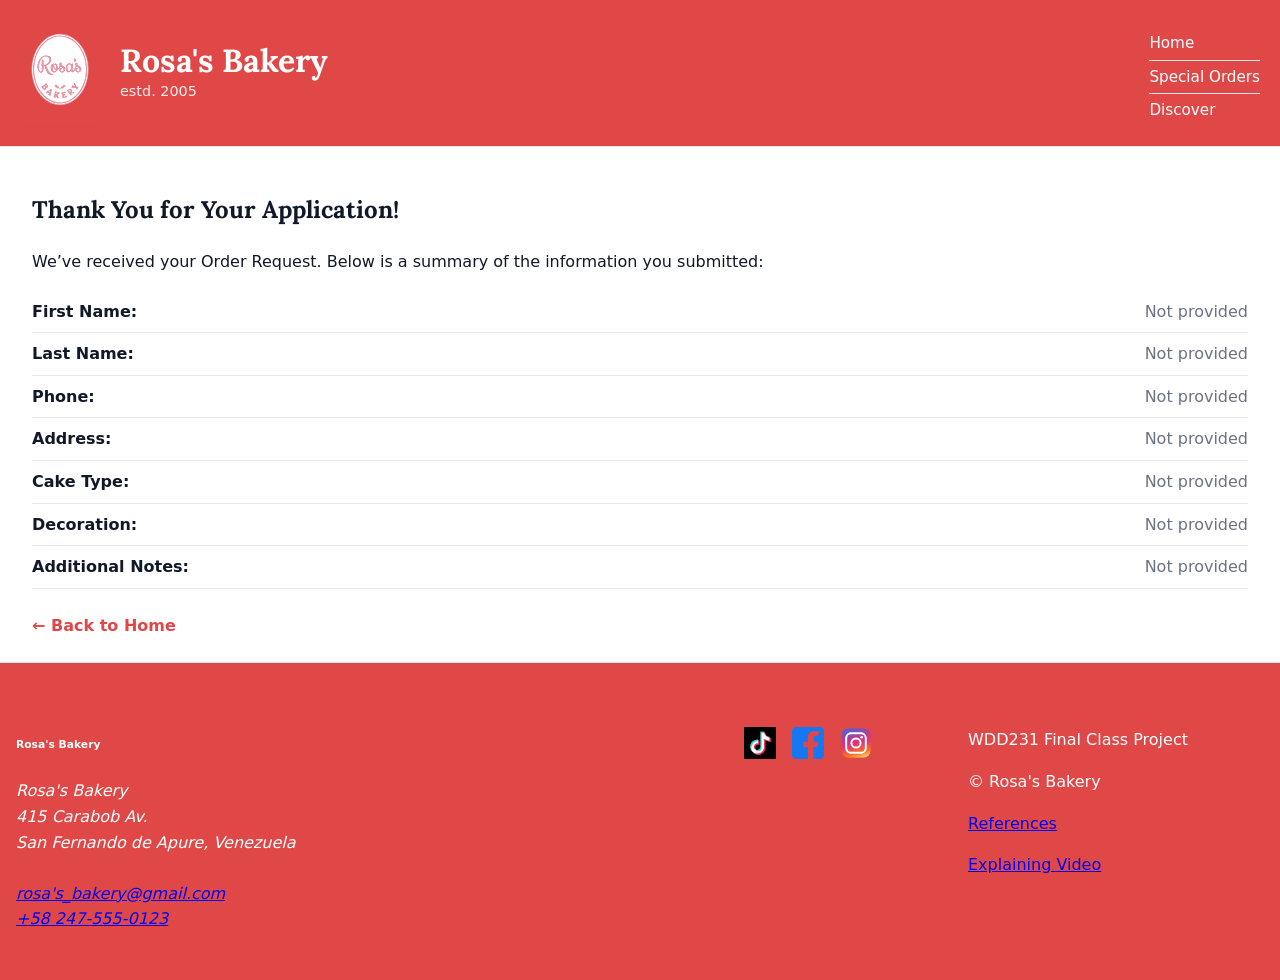
<file: project/order-confirmation.html>
<!DOCTYPE html>
<html lang="en">
<head>
  <meta charset="utf-8">
  <meta name="viewport" content="width=device-width, initial-scale=1">
  <title>Samuel Jaspe - WDD231 Final Project - Rosa's Bakery - Order Confirmation</title>
  <meta name="description" content="Special orders for Rosa's Bakery. Request a custom cake for your celebration. Fill out the form and we'll get back to you shortly.">
  <meta name="author" content="Samuel Jaspe - WDD231 Final Class Project">
  <!-- Open Graph metadata for social sharing -->
  <meta property="og:type" content="website">
  <meta property="og:title" content="Rosa's Bakery – Fresh Local Pastries">
  <meta property="og:url" content="https://sammygoeshard.github.io/wdd231/project/order-confirmation.html">
  <meta property="og:image" content="https://sammygoeshard.github.io/wdd231/chamber/images/order-confirmation.webp">
  <meta property="og:description" content="Artisan breads, pastries, and custom orders from Rosa’s Bakery, your local neighborhood bakehouse.">
  <!-- fonts -->
  <link rel="preconnect" href="https://fonts.googleapis.com" />
  <link rel="preconnect" href="https://fonts.gstatic.com" crossorigin />
  <link href="https://fonts.googleapis.com/css2?family=Lora:wght@400;600;700&display=swap" rel="stylesheet">
  <!-- icons -->
  <link rel="icon" href="./images/favicon.ico" type="image/x-icon">
  <!-- scripts -->
  <script src="./scripts/navigation.js" defer></script>
  <script src="./scripts/thankyou.js" defer></script>
  <!-- Styles -->
  <link rel="stylesheet" href="./styles/normalize.css">
  <link rel="stylesheet" href="./styles/base.css">
  <link rel="stylesheet" href="./styles/order-confirmation.css">
</head>

<body class="confirmation">
    <header class="site-header">
    <div class="branding">
      <img src="./images/Icons/rosas-bakery.svg" width="60" height="58"
          alt="Rosa's Bakery logo">
    </div>

    <div class="titles">
      <h1 class="site-title">Rosa's Bakery</h1>
       <p class="site-eyebrow">estd. 2005</p>
    </div>

    <button
      id="menuButton"
      class="nav-toggle"
      aria-expanded="false"
      aria-controls="primaryNav"
      aria-label="Open main menu">
      ☰
    </button>

  <div id="siteNav">
    <nav id="primaryNav" class="site-nav" aria-label="Primary">
      <ul>
        <li><a href="./index.html">Home</a></li>
        <li><a href="./orders.html">Special Orders</a></li>
        <li><a href="./discover.html">Discover</a></li>
      </ul>
    </nav>
  </div>
</header>
  <!-- MAIN -->
<main class="thankyou-page">
    <section class="registration-form">
      <h2>Thank You for Your Application!</h2>

      <p>
        We’ve received your Order Request. Below is a summary of the
        information you submitted:
      </p>
        <ul class="submission-summary">
            <li><strong>First Name:</strong> <span id="firstName"></span></li>
            <li><strong>Last Name:</strong> <span id="lastName"></span></li>
            <li><strong>Phone:</strong> <span id="phone"></span></li>
            <li><strong>Address:</strong> <span id="address"></span></li>
            <li><strong>Cake Type:</strong> <span id="cakeType"></span></li>
            <li><strong>Decoration:</strong> <span id="decoration"></span></li>
            <li><strong>Additional Notes:</strong> <span id="details"></span></li>
        </ul>
      <a href="./index.html" class="back-home">← Back to Home</a>
    </section>
</main>

<footer class="site-footer">
    <div class="footer-grid">

      <section class="footer-col contact">
        <h6 class="footer-heading">Rosa's Bakery</h6>
        <address class="vcard">
          <span class="org">Rosa's Bakery</span><br>
          415 Carabob Av.<br>
          San Fernando de Apure, Venezuela<br><br>
          <a href="mailto:info@rosasbakery.com">rosa's_bakery@gmail.com</a><br>
          <a href="tel:+582475550123">+58 247‑555‑0123</a>
        </address>
      </section>

      <section class="footer-col socials" aria-label="Social links">
        <ul class="social-list">
          <li><a href="https://youtu.be/dQw4w9WgXcQ?si=_OKyNq1TU14WEpHp"><img src="./images/Icons/tiktok-square.svg" alt="TikTok"></a></li>
          <li><a href="https://www.facebook.com/"><img src="./images/Icons/facebook-square.svg" alt="Facebook"></a></li>
          <li><a href="https://www.instagram.com/dulces.de.mama_?igsh=ZTRlaGU2ZmFiNGE3"><img src="./images/Icons/instagram-square.svg" alt="Instagram"></a></li>
        </ul>
      </section>

      <section class="footer-col meta">
        <p>WDD231 Final Class Project</p>
        <p>© Rosa's Bakery</p>
        <!-- Required by WDD131: link to references page -->
        <p><a href="references.html">References</a></p>
        <p> <a href="https://drive.google.com/file/d/1qfIHN2H0X4khJNeew4xMei8K1v44HFdm/view?usp=sharing">Explaining Video</a></p>
      </section>
    </div>
  </footer>
</body>
</html>
</file>
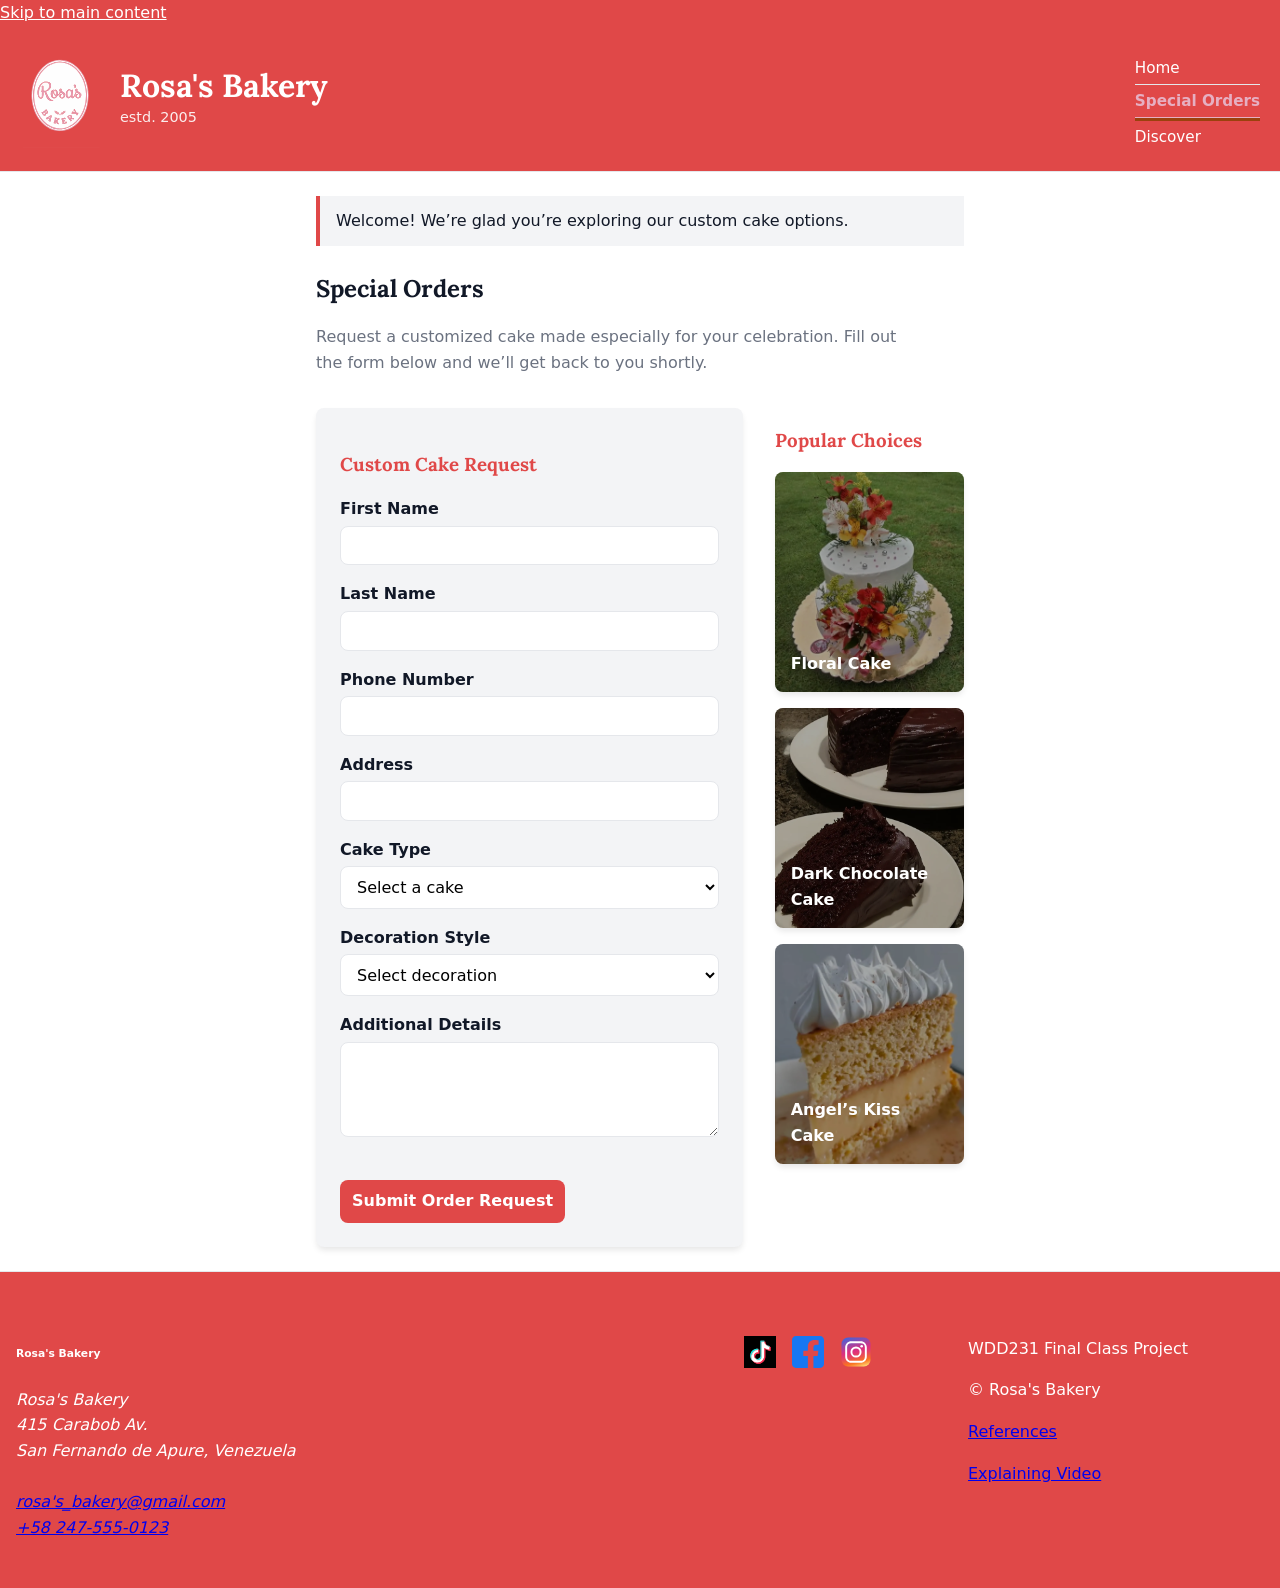
<file: project/orders.html>
<!DOCTYPE html>
<html lang="en">
<head>
  <meta charset="utf-8">
  <meta name="viewport" content="width=device-width, initial-scale=1">
  <title>Samuel Jaspe - WDD231 Final Project - Rosa's Bakery - Special Orders</title>
  <meta name="description" content="Special orders for Rosa's Bakery. Request a custom cake for your celebration. Fill out the form and we'll get back to you shortly.">
  <meta name="author" content="Samuel Jaspe - WDD231 Final Class Project">
  <!-- Open Graph metadata for social sharing -->
  <meta property="og:type" content="website">
  <meta property="og:title" content="Rosa's Bakery – Fresh Local Pastries">
  <meta property="og:url" content="https://sammygoeshard.github.io/wdd231/project/orders.html">
  <meta property="og:image" content="https://sammygoeshard.github.io/wdd231/chamber/images/orders.webp">
  <meta property="og:description" content="Artisan breads, pastries, and custom orders from Rosa’s Bakery, your local neighborhood bakehouse.">
  <!-- fonts -->
  <link rel="preconnect" href="https://fonts.googleapis.com" />
  <link rel="preconnect" href="https://fonts.gstatic.com" crossorigin />
  <link href="https://fonts.googleapis.com/css2?family=Lora:wght@400;600;700&display=swap" rel="stylesheet">
  <!-- icons -->
  <link rel="icon" href="./images/favicon.ico" type="image/x-icon">
  <!-- scripts -->
  <script src="./scripts/navigation.js" defer></script>
  <script src="./scripts/orders.js" defer></script>
  <!-- Styles -->
  <link rel="stylesheet" href="./styles/normalize.css">
  <link rel="stylesheet" href="./styles/base.css">
  <link rel="stylesheet" href="./styles/orders.css">
</head>

<body class="orders">
    <a class="skip-link" href="#main">Skip to main content</a>

  <header class="site-header">
    <div class="branding">
      <img src="./images/Icons/rosas-bakery.svg" width="60" height="58"
          alt="Rosa's Bakery logo">
    </div>

    <div class="titles">
      <h1 class="site-title">Rosa's Bakery</h1>
       <p class="site-eyebrow">estd. 2005</p>
    </div>

    <button
      id="menuButton"
      class="nav-toggle"
      aria-expanded="false"
      aria-controls="primaryNav"
      aria-label="Open main menu">
      ☰
    </button>

  <div id="siteNav">
    <nav id="primaryNav" class="site-nav" aria-label="Primary">
      <ul>
        <li><a href="./index.html">Home</a></li>
        <li><a href="./orders.html">Special Orders</a></li>
        <li><a href="./discover.html">Discover</a></li>
      </ul>
    </nav>
  </div>
</header>

   
<main id="main" class="orders-page">
    <div id="welcomeMessage" class="welcome-message" aria-live="polite"></div>

  <!-- Page intro -->
  <section class="orders-intro">
    <h2>Special Orders</h2>
    <p>
      Request a customized cake made especially for your celebration.
      Fill out the form below and we’ll get back to you shortly.
    </p>
  </section>

  <!-- Main layout -->
  <section class="orders-layout">

    <!-- ORDER FORM -->
    <section class="order-form">
      <h3>Custom Cake Request</h3>

      <form method="get" action="order-confirmation.html">

        <label>
          First Name
          <input type="text" name="firstName" required>
        </label>

        <label>
          Last Name
          <input type="text" name="lastName" required>
        </label>

        <label>
          Phone Number
          <input type="tel" name="phone" required>
        </label>

        <label>
          Address
          <input type="text" name="address" required>
        </label>

        <label>
          Cake Type
          <select name="cakeType" required>
            <option value="">Select a cake</option>
            <option value="chocolate-strawberry">Chocolate Strawberry Cake</option>
            <option value="butter-sponge">Butter Sponge Cake</option>
            <option value="tres-leches">Tres Leches Cake</option>
            <option value="panettone">Panettone</option>
            <option value="pineapple-pie">Pineapple Pie</option>
          </select>
        </label>

        <label>
          Decoration Style
          <select name="decoration" required>
            <option value="">Select decoration</option>
            <option value="buttercream">Buttercream</option>
            <option value="fondant">Sugar Paste (Fondant)</option>
            <option value="chocolate">Chocolate / Dulce de Leche</option>
          </select>
        </label>

        <label>
          Additional Details
          <textarea name="details" rows="4"></textarea>
        </label>

        <button type="submit" class="submit-order">
          Submit Order Request
        </button>

      </form>
        </section>

        <!-- POPULAR ITEMS -->
        <aside class="popular-orders">
      <h3>Popular Choices</h3>

      <article class="popular-card popular-1">
        <div class="popular-overlay">
          <h4>Floral Cake</h4>
        </div>
      </article>

      <article class="popular-card popular-2">
        <div class="popular-overlay">
          <h4>Dark Chocolate Cake</h4>
        </div>
      </article>

      <article class="popular-card popular-3">
        <div class="popular-overlay">
          <h4>Angel’s Kiss Cake</h4>
        </div>
      </article>

    </aside>
  </section>

</main>

<footer class="site-footer">
    <div class="footer-grid">

      <section class="footer-col contact">
        <h6 class="footer-heading">Rosa's Bakery</h6>
        <address class="vcard">
          <span class="org">Rosa's Bakery</span><br>
          415 Carabob Av.<br>
          San Fernando de Apure, Venezuela<br><br>
          <a href="mailto:info@rosasbakery.com">rosa's_bakery@gmail.com</a><br>
          <a href="tel:+582475550123">+58 247‑555‑0123</a>
        </address>
      </section>

      <section class="footer-col socials" aria-label="Social links">
        <ul class="social-list">
          <li><a href="https://youtu.be/dQw4w9WgXcQ?si=_OKyNq1TU14WEpHp"><img src="./images/Icons/tiktok-square.svg" alt="TikTok"></a></li>
          <li><a href="https://www.facebook.com/"><img src="./images/Icons/facebook-square.svg" alt="Facebook"></a></li>
          <li><a href="https://www.instagram.com/dulces.de.mama_?igsh=ZTRlaGU2ZmFiNGE3"><img src="./images/Icons/instagram-square.svg" alt="Instagram"></a></li>
        </ul>
      </section>

      <section class="footer-col meta">
        <p>WDD231 Final Class Project</p>
        <p>© Rosa's Bakery</p>
        <!-- Required by WDD131: link to references page -->
        <p><a href="references.html">References</a></p>
        <p> <a href="https://drive.google.com/file/d/1qfIHN2H0X4khJNeew4xMei8K1v44HFdm/view?usp=sharing">Explaining Video</a></p>
      </section>
    </div>
  </footer>
</body>
</html>
</file>
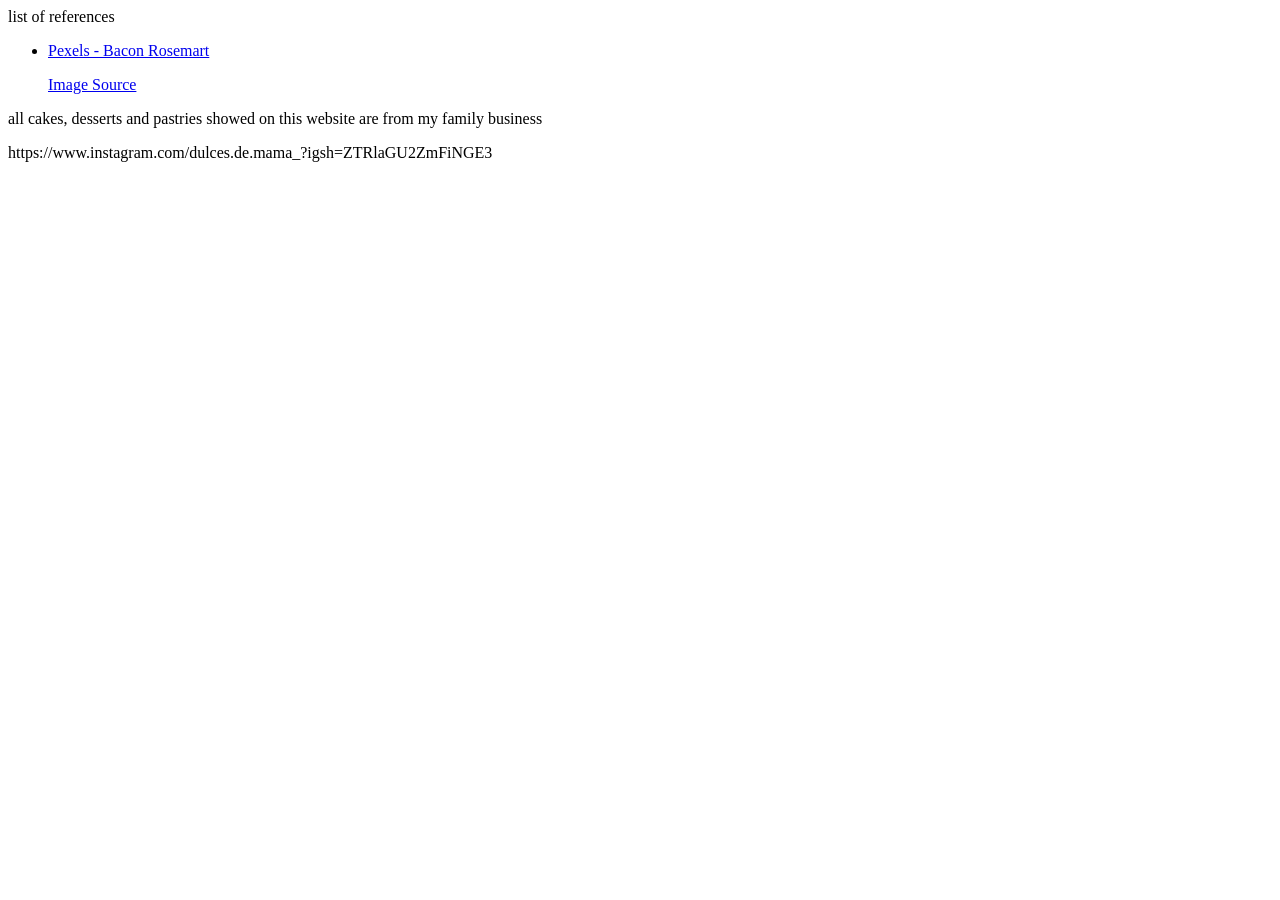
<file: project/references.html>
<!DOCTYPE html>
<html lang="en">
<head>
    <meta charset="UTF-8">
    <meta name="viewport" content="width=device-width, initial-scale=1.0">
    <title>Document</title>
</head>
<body>
    list of references
    <ul>
        <li><a href="https://www.pexels.com/photo/bacon-rosemart-192933/" target="_blank" rel="noopener noreferrer">Pexels - Bacon Rosemart</a></li>    
    <a href="https://www.pexels.com/photo/bacon-rosemart-192933/" target="_blank" rel="noopener noreferrer">
        <p>Image Source</p>
    </a>
    </ul>
    <p>all cakes, desserts and pastries showed on this website are from my family business</p>
    <span>https://www.instagram.com/dulces.de.mama_?igsh=ZTRlaGU2ZmFiNGE3</span>
</body>
</html>
</file>
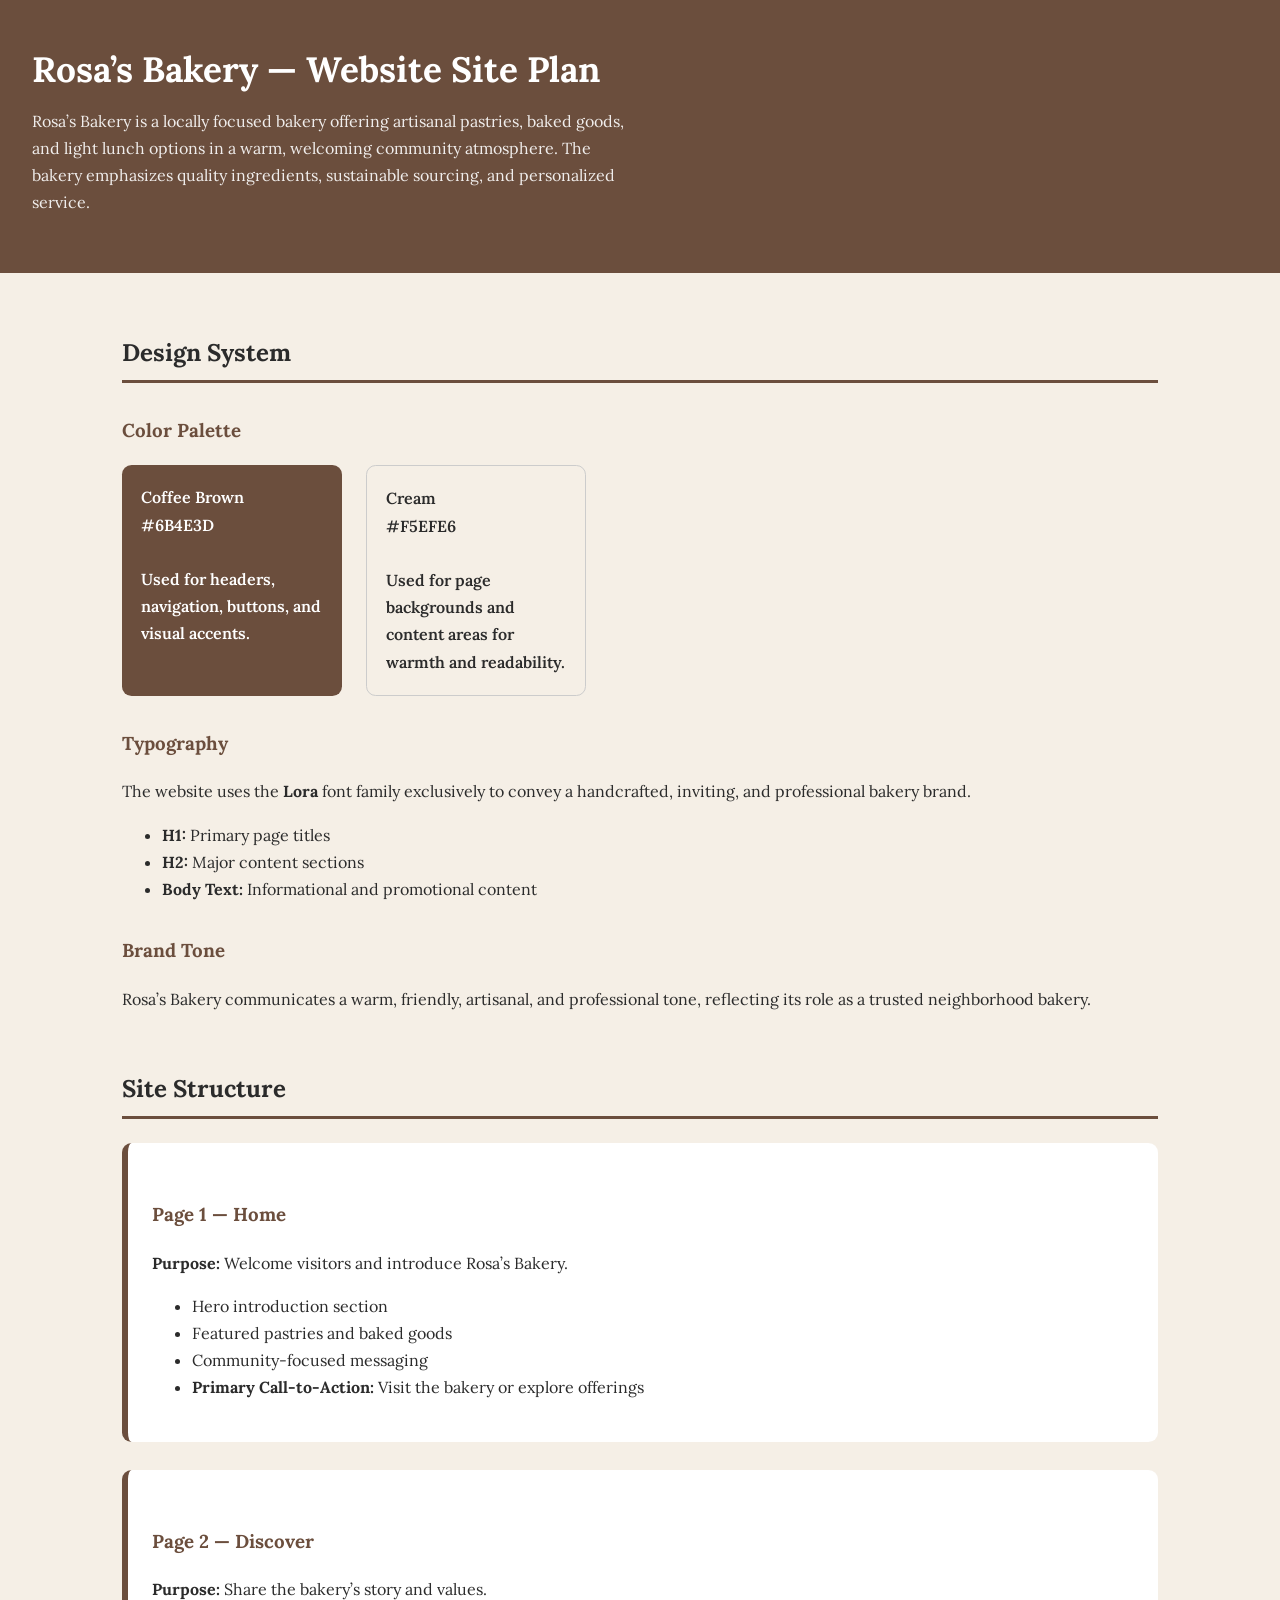
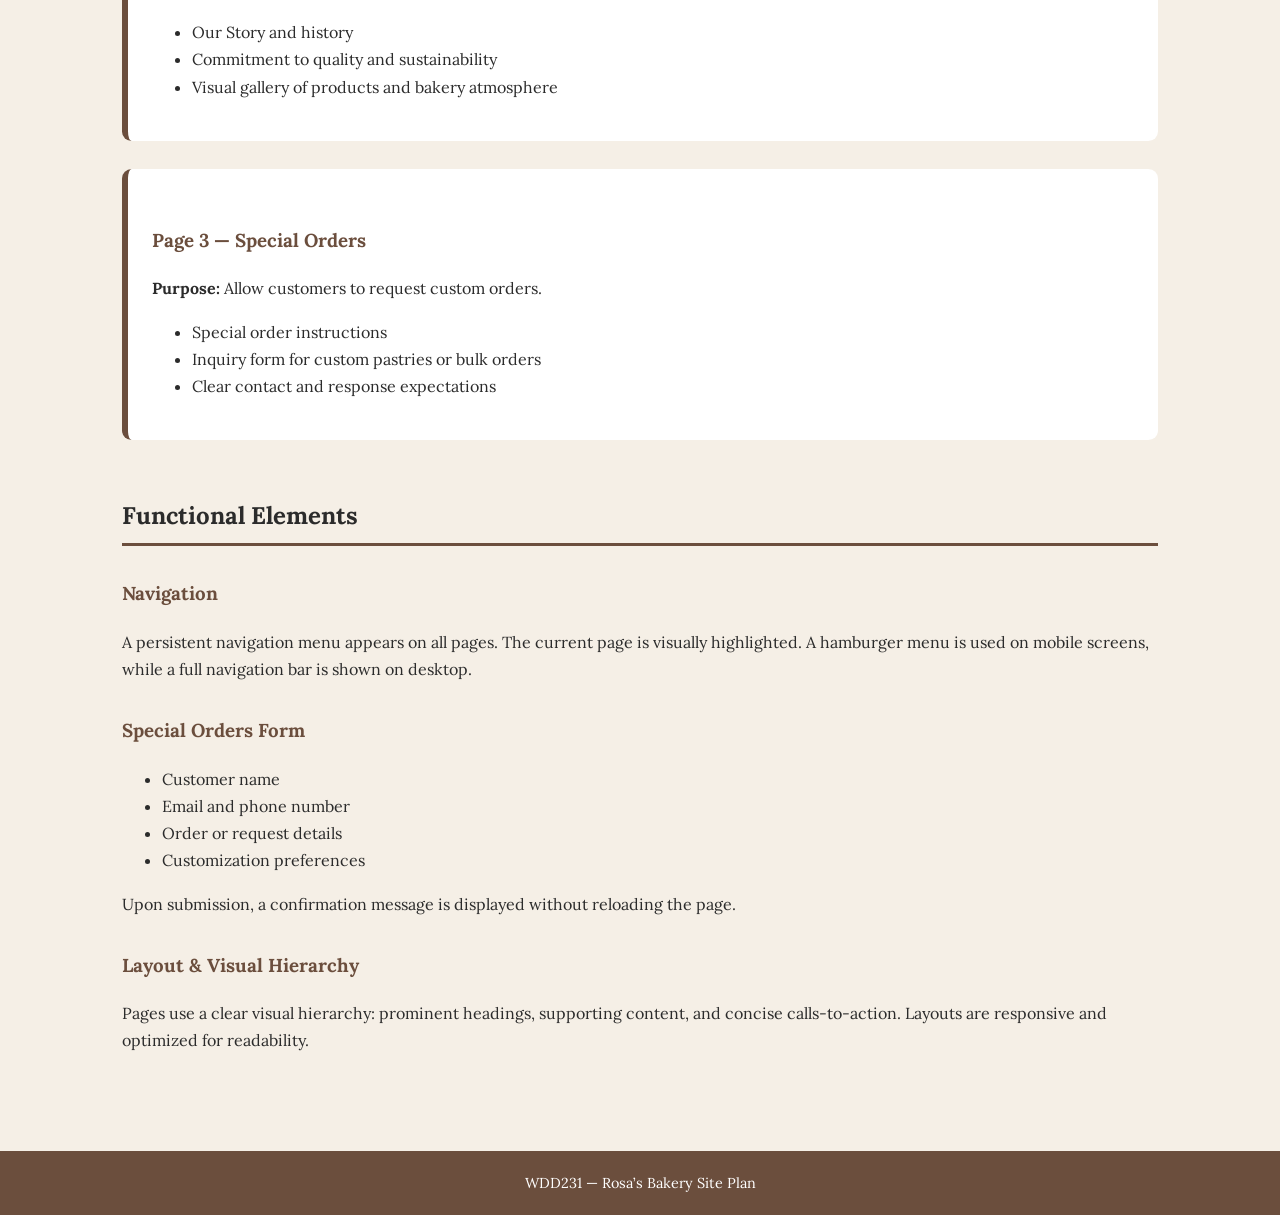
<file: project/siteplan.html>
<!DOCTYPE html>
<html lang="en">
<head>
  <meta charset="UTF-8" />
  <title>Rosa’s Bakery – Site Plan</title>
  <meta name="viewport" content="width=device-width, initial-scale=1.0" />

  <!-- Lora Font -->
  <link rel="preconnect" href="https://fonts.googleapis.com">
  <link rel="preconnect" href="https://fonts.gstatic.com" crossorigin>
  <link href="https://fonts.googleapis.com/css2?family=Lora:wght@400;600;700&display=swap" rel="stylesheet">

  <link rel="stylesheet" href="styles/siteplan.css" />
</head>

<body>

<header>
  <h1>Rosa’s Bakery — Website Site Plan</h1>
  <p>
    Rosa’s Bakery is a locally focused bakery offering artisanal pastries,
    baked goods, and light lunch options in a warm, welcoming community atmosphere.
    The bakery emphasizes quality ingredients, sustainable sourcing, and personalized service.
  </p>
</header>

<main>

  <!-- DESIGN SYSTEM -->
  <section>
    <h2>Design System</h2>

    <h3>Color Palette</h3>
    <div class="palette">
      <div class="swatch brown">
        Coffee Brown<br>#6B4E3D<br><br>
        Used for headers, navigation, buttons, and visual accents.
      </div>

      <div class="swatch cream">
        Cream<br>#F5EFE6<br><br>
        Used for page backgrounds and content areas for warmth and readability.
      </div>
    </div>

    <h3>Typography</h3>
    <p>
      The website uses the <strong>Lora</strong> font family exclusively to convey
      a handcrafted, inviting, and professional bakery brand.
    </p>
    <ul>
      <li><strong>H1:</strong> Primary page titles</li>
      <li><strong>H2:</strong> Major content sections</li>
      <li><strong>Body Text:</strong> Informational and promotional content</li>
    </ul>

    <h3>Brand Tone</h3>
    <p>
      Rosa’s Bakery communicates a warm, friendly, artisanal, and professional tone,
      reflecting its role as a trusted neighborhood bakery.
    </p>
  </section>

  <!-- SITE STRUCTURE -->
  <section>
    <h2>Site Structure</h2>

    <div class="sitemap">

      <article class="page-card">
        <h3>Page 1 — Home</h3>
        <p><strong>Purpose:</strong> Welcome visitors and introduce Rosa’s Bakery.</p>
        <ul>
          <li>Hero introduction section</li>
          <li>Featured pastries and baked goods</li>
          <li>Community‑focused messaging</li>
          <li><strong>Primary Call‑to‑Action:</strong> Visit the bakery or explore offerings</li>
        </ul>
      </article>

      <article class="page-card">
        <h3>Page 2 — Discover</h3>
        <p><strong>Purpose:</strong> Share the bakery’s story and values.</p>
        <ul>
          <li>Our Story and history</li>
          <li>Commitment to quality and sustainability</li>
          <li>Visual gallery of products and bakery atmosphere</li>
        </ul>
      </article>

      <article class="page-card">
        <h3>Page 3 — Special Orders</h3>
        <p><strong>Purpose:</strong> Allow customers to request custom orders.</p>
        <ul>
          <li>Special order instructions</li>
          <li>Inquiry form for custom pastries or bulk orders</li>
          <li>Clear contact and response expectations</li>
        </ul>
      </article>

    </div>
  </section>

  <!-- FUNCTIONAL ELEMENTS -->
  <section>
    <h2>Functional Elements</h2>

    <h3>Navigation</h3>
    <p>
      A persistent navigation menu appears on all pages.
      The current page is visually highlighted.
      A hamburger menu is used on mobile screens, while a full navigation bar is shown on desktop.
    </p>

    <h3>Special Orders Form</h3>
    <ul>
      <li>Customer name</li>
      <li>Email and phone number</li>
      <li>Order or request details</li>
      <li>Customization preferences</li>
    </ul>
    <p>
      Upon submission, a confirmation message is displayed without reloading the page.
    </p>

    <h3>Layout & Visual Hierarchy</h3>
    <p>
      Pages use a clear visual hierarchy: prominent headings, supporting content,
      and concise calls‑to‑action. Layouts are responsive and optimized for readability.
    </p>
  </section>

</main>

<footer>
  WDD231 — Rosa’s Bakery Site Plan
</footer>

</body>
</html>
</file>
<file: styles/small.css>
/* ================
   Base / Reset
   ================ */
:root {
  /* Color scheme with WCAG-friendly contrast */
  --bg: #f8fafc;                 /* page background */
  --text: #0f172a;               /* primary text */
  --muted: #475569;              /* secondary text */
  --surface: #ffffff;            /* cards / panels */
  --border: #e5e7eb;             /* borders, dividers */
  --accent: #0ea5e9;             /* primary accent */
  --accent-strong: #0369a1;      /* darker accent */
  --nav-bg: #111827;             /* navigation background */
  --nav-hover: #1f2937;          /* nav hover BG */
  --success: #16a34a;            /* completed courses */
  --pending: #64748b;            /* incomplete courses */
  --focus: #3b82f6;              /* focus ring */

  --radius-sm: .5rem;
  --radius-md: .75rem;
  --radius-lg: 1rem;

  --shadow-1: 0 1px 2px rgba(0,0,0,.06), 0 1px 3px rgba(0,0,0,.1);
  --shadow-2: 0 6px 16px rgba(0,0,0,.08);

  --content-max: 1200px;
}

/* Normalize-inspired minimal reset (safe with normalize.css if you include it) */
*,
*::before,
*::after { box-sizing: border-box; }

html { font-size: 100%; scroll-behavior: smooth; }

body {
  margin: 0;
  font-family: "Inter", system-ui, -apple-system, Segoe UI, Roboto, "Helvetica Neue", Arial, "Noto Sans", "Liberation Sans", sans-serif;
  color: var(--text);
  background: var(--bg);
  line-height: 1.6;
  -webkit-text-size-adjust: 100%;
  text-rendering: optimizeLegibility;
}

img, picture, svg, video {
  display: block;
  max-width: 100%;
  height: auto;                 /* prevent squish/distortion */
}

/* Prevent horizontal scrolling across 320–1200px */
html, body { overflow-x: hidden; }

/* Container width & side padding so text never touches edges */
.site-header,
main,
.site-footer {
  width: min(100% - 2rem, var(--content-max));
  margin-inline: auto;
}

/* ================
   Header & Nav
   ================ */
.site-header {
  display: grid;
  grid-template-columns: 1fr auto;
  align-items: center;
  gap: .75rem;
  padding-block: .75rem;
}

.brand {
  display: inline-flex;
  align-items: center;
  gap: .75rem;
  min-width: 0;
}

.brand .logo {
  flex: 0 0 auto;
}

.brand a {
  display: inline-flex;
  align-items: center;
  gap: .75rem;
  text-decoration: none;
}

.site-name {
  font-weight: 700;
  font-size: clamp(1rem, 2.5vw, 1.25rem);
  white-space: nowrap;
  overflow: hidden;
  text-overflow: ellipsis;
}

/* Hamburger button */
.menu-button {
  justify-self: end;
  background: var(--nav-bg);
  color: #fff;
  border: 0;
  border-radius: var(--radius-sm);
  padding: .5rem .625rem;
  cursor: pointer;
  box-shadow: var(--shadow-1);
}

.menu-button:focus-visible {
  outline: 2px solid var(--focus);
  outline-offset: 3px;
}

.menu-icon,
.menu-icon::before,
.menu-icon::after {
  display: block;
  width: 22px;
  height: 2px;
  background: #fff;
  position: relative;
  transition: background-color .2s ease;
  border-radius: 2px;
}

.menu-icon::before,
.menu-icon::after {
  content: "";
  position: absolute;
  left: 0;
}

.menu-icon::before { top: -6px; }
.menu-icon::after  { top:  6px; }

/* Primary nav (hidden by default on small screens) */
.site-nav {
  display: none;
  grid-column: 1 / -1; /* full width under header on mobile */
  background: var(--nav-bg);
  border-radius: var(--radius-sm);
  box-shadow: var(--shadow-1);
}

#menuButton[aria-expanded="true"] ~ nav.site-nav {
  display: block; /* opened via JS toggling aria-expanded */
}

.nav-list {
  list-style: none;
  margin: 0;
  padding: 0;
}

.nav-item a {
  display: block;
  padding: .875rem 1rem;
  color: #fff;
  text-decoration: none;
  border-bottom: 1px solid rgba(255,255,255,.12);
}

.nav-item:last-child a {
  border-bottom: 0;
}

.nav-item a:hover,
.nav-item a:focus-visible {
  background: var(--nav-hover);
}

.nav-item a[aria-current="page"],
.nav-item a.active {
  background: var(--accent-strong);
}

/* ================
   Main
   ================ */
main {
  padding-block: 1rem 2rem;
}

h1 {
  margin: .25rem 0 1rem;
  font-size: clamp(1.4rem, 2.5vw, 1.75rem);
  letter-spacing: .2px;
}

section {
  margin-block: 1rem;
  background: transparent;
}

section > h2 {
  background: #1f2937;            /* dark header bar from wireframe */
  color: #fff;
  padding: .5rem .75rem;
  border-radius: var(--radius-sm) var(--radius-sm) 0 0;
  margin: 0;
  font-size: 1.05rem;
}

.panel {
  background: var(--surface);
  border: 1px solid var(--border);
  border-top: 0;
  padding: 1rem;
  border-radius: 0 0 var(--radius-sm) var(--radius-sm);
  box-shadow: var(--shadow-1);
  color: var(--text);
}

.profile-figure {
  margin: 0;
  background: var(--surface);
  border: 1px solid var(--border);
  border-top: 0;
  padding: 1rem;
  border-radius: 0 0 var(--radius-sm) var(--radius-sm);
  box-shadow: var(--shadow-1);
  display: grid;
  gap: .75rem;
  justify-items: center;
}

.profile-figure img {
  border-radius: .5rem;
  box-shadow: var(--shadow-1);
}

.profile-figure figcaption {
  font-size: .95rem;
  color: var(--muted);
}

/* ================
   Courses
   ================ */
.filters {
  display: grid;
  grid-template-columns: repeat(3, 1fr);
  gap: .5rem;
  padding: .75rem 0;
}

.filter-btn {
  appearance: none;
  border: 2px solid var(--accent);
  background: transparent;
  color: var(--accent-strong);
  padding: .5rem .75rem;
  border-radius: var(--radius-sm);
  font-weight: 600;
  cursor: pointer;
  transition: background-color .15s ease, color .15s ease;
  /* Avoid hover twitch: border width stays constant */
}

.filter-btn:hover,
.filter-btn:focus-visible {
  background: var(--accent);
  color: #fff;
  outline: none;
}

.filter-btn[aria-pressed="true"] {
  background: var(--accent-strong);
  color: #fff;
  border-color: var(--accent-strong);
}

.course-grid {
  display: grid;
  grid-template-columns: 1fr;
  gap: .75rem;
}

.course-card {
  display: grid;
  grid-template-columns: 1fr auto;
  align-items: center;
  gap: .5rem;
  padding: .75rem .875rem;
  border-radius: var(--radius-sm);
  background: var(--surface);
  border: 1px solid var(--border);
  box-shadow: var(--shadow-1);
}

.course-card .code {
  font-weight: 700;
  letter-spacing: .25px;
}

.course-card .credits {
  font-variant-numeric: tabular-nums;
  color: var(--muted);
}

/* Completed vs Incomplete styling */
.course-card.completed {
  border-color: color-mix(in oklab, var(--success) 40%, var(--border));
  background: color-mix(in oklab, var(--success) 8%, var(--surface));
}

.course-card.incomplete {
  border-color: color-mix(in oklab, var(--pending) 35%, var(--border));
  background: color-mix(in oklab, var(--pending) 6%, var(--surface));
}

.credit-total {
  margin-top: .5rem;
  color: var(--muted);
}

/* ================
   Footer
   ================ */
.site-footer {
  border-top: 1px solid var(--border);
  padding-block: 1.25rem 2rem;
}

.social-list {
  display: flex;
  gap: .75rem;
  list-style: none;
  padding: 0;
  margin: 0 0 .75rem 0;
  flex-wrap: wrap;
}

.social-list a {
  display: inline-flex;
  align-items: center;
  gap: .5rem;
  text-decoration: none;
  color: var(--accent-strong);
  background: var(--surface);
  border: 1px solid var(--border);
  padding: .5rem .75rem;
  border-radius: var(--radius-sm);
}

.social-list a:hover,
.social-list a:focus-visible {
  background: var(--accent);
  color: #fff;
  outline: none;
  border-color: var(--accent);
}

.sr-only {
  position: absolute;
  width: 1px;
  height: 1px;
  margin: -1px;
  padding: 0;
  overflow: hidden;
  clip: rect(0 0 0 0);
  white-space: nowrap;
  border: 0;
}

.legal,
.last-modified {
  margin: .25rem 0;
  font-size: .95rem;
  color: var(--muted);
}

/* ================
   Accessibility helpers
   ================ */
:focus-visible {
  outline: 2px solid var(--focus);
  outline-offset: 3px;
}

/* Respect reduced motion */
@media (prefers-reduced-motion: reduce) {
  * {
    animation-duration: 0.001ms !important;
    animation-iteration-count: 1 !important;
    transition-duration: 0.001ms !important;
    scroll-behavior: auto !important;
  }
}
</file>
<file: styles/larger.css>
/* Larger screen enhancements */
@media (min-width: 48rem) {
  /* Header becomes a single-row bar with inline nav */
  .site-header {
    grid-template-columns: auto 1fr auto; /* brand | spacer | menu (hidden) / nav (shown) */
    align-items: center;
  }

  /* Show the nav horizontally and keep it always visible */
  .menu-button { display: none; }

  .site-nav {
    display: block !important;
    background: transparent;
    box-shadow: none;
    align-self: end;
  }

  .nav-list {
    display: flex;
    gap: .25rem;
  }

  .nav-item a {
    border: 0;
    color: #fff;
    background: var(--nav-bg);
    border-radius: var(--radius-sm);
    padding: .625rem .9rem;
  }

  .nav-item a:hover,
  .nav-item a:focus-visible {
    background: var(--nav-hover);
  }

  .nav-item a[aria-current="page"],
  .nav-item a.active {
    background: var(--accent-strong);
  }

  /* Layout: About + Photo side by side to mirror wireframe */
  #about,
  #photo {
    margin-block: 1.25rem;
  }

  /* Use a two-column grid for the first two sections */
  main {
    display: grid;
    grid-template-columns: 2fr 1fr; /* wider About, narrower Photo */
    gap: 1rem;
  }

  h1 {
    grid-column: 1 / -1;
    margin-bottom: .5rem;
  }

  #about { grid-column: 1; }
  #photo { grid-column: 2; }

  /* Courses spans full width beneath */
  #courses {
    grid-column: 1 / -1;
    margin-top: .5rem;
  }

  .filters {
    grid-template-columns: repeat(3, max-content);
    justify-content: center;
    gap: .75rem;
  }

  .filter-btn { padding-inline: 1rem; }

  .course-grid {
    grid-template-columns: repeat(2, 1fr);
    gap: .75rem;
  }
}

/* Even wider layouts—make course cards 3 columns and slightly increase gaps */
@media (min-width: 64rem) {
  .course-grid {
    grid-template-columns: repeat(3, 1fr);
    gap: 1rem;
  }

  main {
    gap: 1.25rem;
  }

  .nav-list { gap: .5rem; }
}
</file>
<file: chamber/styles/base.css>
:root {
  --brand: #0ea5e9;
  --brand-dark: #0369a1;
  --bar: #374151;
  --text: #111827;
  --muted: #6b7280;
  --bg: #ffffff;
  --surface: #f3f4f6;
  --border: #e5e7eb;
  --radius: 0.5rem;
  --space: 0.5rem; /* Aumentado para mejor respiro */
  --maxw: 1900px;
  --shadow: 0 4px 6px -1px rgba(0,0,0,0.1);
  --font: "Inter", system-ui, sans-serif;
}

*, *::before, *::after {
  box-sizing: border-box;
}

body {
  margin: 0;
  font-family: var(--font);
  color: var(--text);
  background: var(--bg);
  line-height: 1.6;
  display: flex;
  flex-direction: column;
  min-height: 100vh;
}

/* =========================
   HEADER — FIXED FOR EXISTING HTML
========================= */

.site-header {
  background-color: var(--brand-dark);
  color: #fff;
  border-bottom: 1px solid var(--border);

  display: flex;
  align-items: center;
  gap: 1.25rem;

  padding: 1rem 1.25rem;

  /* CRITICAL */
  flex-wrap: nowrap;
}

/* Logo */
.branding {
  flex-shrink: 0;
}

.branding img {
  width: 80px;
  height: auto;
  margin: 0;
}

/* Titles */
.titles {
  display: flex;
  flex-direction: column;
  justify-content: center;

  /* tighten eyebrow/title spacing */
  gap: 0.15rem;

  text-align: left;
}

/* Remove default margins*/
.site-eyebrow,
.site-title {
  margin: 0;
}

.site-eyebrow {
  font-size: 0.9rem;
  opacity: 0.9;
}

.site-title {
  font-size: 2rem;
  line-height: 1.1;
}

.site-nav {
  display: none; /* Hidden by default, shown when menu is open */
}

/* Push nav to the far right */
#siteNav {
  margin-left: auto;
}

#menuButton[aria-expanded="true"] ~ #siteNav .site-nav {
  display: block;
}


.site-nav ul {
  list-style: none;
  padding: 0;
  margin: 0.5rem 0 0;
  border: 1px solid var(--border);
  border-radius: var(--radius);
  background: var(--bg);
}

.site-nav li + li {
  border-top: 1px solid var(--border);
}

.site-nav a {
  display: block;
  padding: 0.75rem 1rem;
  text-decoration: none;
  color: var(--text);
  position: relative;
  font-weight: 500;
}

/* ===============================
   MOBILE MENU BUTTON – STYLED
================================ */

.nav-toggle {
  background: transparent;
  border: 2px solid rgba(255, 255, 255, 0.75);
  color: #ffffff;
  font-size: 1.5rem;
  line-height: 1;
  padding: 0.4rem 0.65rem;
  border-radius: 0.4rem;

  cursor: pointer;

  /* alignment */
  display: flex;
  align-items: center;
  justify-content: center;

  /* subtle polish */
  transition:
    background-color 0.2s ease,
    border-color 0.2s ease,
    transform 0.15s ease;
}

.nav-toggle:hover,
.nav-toggle:focus-visible {
  background-color: rgba(255, 255, 255, 0.12);
  border-color: #ffffff;
}


/* =========================
   CURRENT PAGE INDICATOR
   (CSS ONLY)
========================= */
/* page indicators */
body.index .site-nav a[href$="index.html"],
body.directory .site-nav a[href$="directory.html"],
body.join .site-nav a[href$="join.html"],
body.discover .site-nav a[href$="discover.html"] {
    font-weight: 700;
    color: var(--brand-dark);
}

/* underline indicator */
body.index .site-nav a[href$="index.html"]::after,
body.directory .site-nav a[href$="directory.html"]::after,
body.join .site-nav a[href$="join.html"]::after,
body.discover .site-nav a[href$="discover.html"]::after {
  content: "";
  position: absolute;
  left: 0;
  right: 0;
  bottom: -6px;
  height: 3px;
  background-color: var(--brand-dark);
  border-radius: 2px;
}

.site-nav a:hover,
.site-nav a:focus-visible {
  background: var(--surface);
  color: var(--brand-dark);
}

/* FOOTER REPARADO */
.site-footer {
  background: var(--brand-dark);
  color: var(--bg);
  border-top: 1px solid var(--border);
  padding: 3rem 1rem;
  margin-top: auto;
}

.footer-grid {
  max-width: var(--maxw);
  margin: 0 auto;
  display: grid;
  grid-template-columns: 1fr;
  gap: 2rem;
  text-align: center;
}

.social-list {
    list-style: none;
    display: flex;
    justify-content: center;
    gap: 1rem;
}
.social-list img {
  width: 32px;
  height: 32px;
}


/* MEDIA QUERIES (ESCRITORIO) */
@media (min-width: 64rem) {

  .site-nav {
    display: block !important;
  }

  .site-nav ul {
    display: flex;
    list-style: none;
    gap: 1.5rem;
    background: #fff;
    padding: 0.75rem 1.25rem;
    border-radius: var(--radius);
  }

  .nav-toggle {
    display: none;
  }

  .footer-grid {
    grid-template-columns: 2fr 1fr 1fr;
    text-align: left;
  }
}
</file>
<file: chamber/styles/home.css>
/* LAYOUT PRINCIPAL */
main {
  flex: 1; /* Empuja el footer al fondo */
  width: 100%;
  max-width: var(--maxw);
  margin: 0 auto;
  padding: var(--space);
  display: grid;
  grid-template-columns: 1fr; /* Base móvil */
  gap: var(--space);
}

img {
  max-width: 100%;
  height: auto;
  display: block;
}

/* HERO SECTION*/
.hero {
position: relative;            /* anchor for absolute children */
  display: grid;
  grid-template-columns: 1fr;
  gap: var(--space);
  align-items: center;
  background: var(--surface);
  padding: var(--space);
  border-radius: var(--radius);
}

.hero picture img {
  width: 100%;
  height: 300px;
  object-fit: cover;
  border-radius: var(--radius);
}

.hero-content {
  display: flex;
  flex-direction: column;
  gap: 1rem;
}

.cta-btn {
  position: absolute;
  bottom: 1.25rem;
  left: 1.25rem;

  display: inline-block;
  padding: 0.8rem 1.5rem;
  background: var(--brand);
  color: #fff;
  text-decoration: none;
  border-radius: var(--radius);
  font-weight: 700;
  z-index: 2; 
}

/* COMPONENTES */

.section-bar {
  background: var(--bar);
  color: #fff;
  padding: 0.6rem 1rem;
  font-weight: 600;
  border-radius: var(--radius);
}

.weather-card, .member, #forecast-list{
  background: var(--bg);
  border: 1px solid var(--border);
  padding: var(--space);
  border-radius: var(--radius);
  box-shadow: var(--shadow);
}

/* MEDIA QUERIES (ESCRITORIO) */
@media (min-width: 64rem) {
  main {
    grid-template-columns: 2fr 1fr; /* Crea Sidebar a la derecha */
  }

  .hero {
    grid-column: 1 / -1; /* El Hero ocupa todo el ancho arriba */
    grid-template-columns: 1fr 1fr;
    height: 100%;
  }
  /* ESTILOS DE FOOTER MOVIDOS A base.css */
  .cards {
    display: grid;
    grid-template-columns: repeat(3, 1fr);
    gap: var(--space);
    align-items: stretch; /* Hace que todas las tarjetas tengan la misma altura */
  }

  /* El Clima y Forecast irían en la columna 2 (sidebar) */
  .weather-sidebar {
    grid-column: 2 / 3;
    display: flex;
    flex-direction: column;
    gap: var(--space);
  }
}
</file>
<file: project/styles/base.css>
:root {
  --brand: #E6AFC2;
  --brand-dark: #e04848;
  --secondary1: #a85816;
  --secondary2: #9b410d;
  --bar: #374151;
  --text: #111827;
  --muted: #6b7280;
  --bg: #ffffff;
  --surface: #f3f4f6;
  --border: #e5e7eb;
  --radius: 0.5rem;
  --space: 0.5rem; /* Aumentado para mejor respiro */
  --maxw: 1900px;
  --shadow: 0 4px 6px -1px rgba(0,0,0,0.1);
  --card-shadow-base: 0 4px 12px rgba(0, 0, 0, 0.08);
  --card-shadow-hover: 0 10px 24px rgba(0, 0, 0, 0.12);
  --card-transition: 0.25s ease;
  --font-heading: "Lora", serif;
  --font-body: "Roboto", system-ui, sans-serif;
}

*, *::before, *::after {
  box-sizing: border-box;
}

body {
  margin: 0;
  font-family: var(--font-body);
  color: var(--text);
  background: var(--bg);
  line-height: 1.6;
  display: flex;
  flex-direction: column;
  min-height: 100vh;
}

.site-title,
h1, h2, h3 {
  font-family: var(--font-heading);
}

/* =========================
   HEADER 
========================= */

.site-header {
  background-color: var(--brand-dark);
  color: var(--bg);
  border-bottom: 1px solid var(--border);

  display: flex;
  align-items: center;
  gap: 1.25rem;

  padding: 1rem 1.25rem;

  /* CRITICAL */
  flex-wrap: nowrap;
}

/* Accessibility helpers */
 .skip-link {
      color: var(--bg);
      background-color: var(--brand-dark);
      list-style: none;
 }
    .skip-link:focus {
      position: static; width: auto; height: auto; margin: 0.5rem;
      padding: 0.75rem 1rem; background: var(--brand); color: var(--bg);
      z-index: 1000;
    }

/* Logo */
.branding {
  flex-shrink: 0;
}

.branding img {
  width: 80px;
  height: auto;
  margin: 0;
}

/* Titles */
.titles {
  display: flex;
  flex-direction: column;
  justify-content: center;

  /* tighten eyebrow/title spacing */
  gap: 0.15rem;

  text-align: left;
}

/* Remove default margins*/
.site-eyebrow,
.site-title {
  margin: 0;
}

.site-eyebrow {
  font-size: 0.9rem;
  opacity: 0.9;
}

.site-title {
  font-size: 2rem;
  line-height: 1.1;
}

.site-nav {
  display: none; /* Hidden by default, shown when menu is open */
}

/* Push nav to the far right */
#siteNav {
  margin-left: auto;
}

#menuButton[aria-expanded="true"] ~ #siteNav .site-nav {
  display: block;
}

.site-nav ul {
  list-style: none;
  padding: 0;
  margin: 0.5rem 0 0;
  border: 1px solid var(--border);
  border-radius: var(--radius);
  background: var(--bg);
}

.site-nav li + li {
  border-top: 1px solid var(--border);
}

.site-nav a {
  display: block;
  padding: 0.75rem 1rem;
  text-decoration: none;
  color: var(--text);
  position: relative;
  font-weight: 500;
}

/* ===============================
   MOBILE MENU BUTTON – STYLED
================================ */

.nav-toggle {
  background: transparent;
  border: 2px solid var(--muted);
  color: var(--bg);
  font-size: 1.5rem;
  line-height: 1;
  padding: 0.4rem 0.65rem;
  border-radius: 0.4rem;

  cursor: pointer;

  /* alignment */
  display: flex;
  align-items: center;
  justify-content: center;

  /* subtle polish */
  transition:
    background-color 0.2s ease,
    border-color 0.2s ease,
    transform 0.15s ease;
}

.nav-toggle:hover,
.nav-toggle:focus-visible {
  background-color: rgba(255, 255, 255, 0.12);
  border-color: var(--bg);
}

/* --- NAVEGACIÓN PRINCIPAL (Header) --- */

.site-nav a.is-active {
  color: var(--secondary2); /* O un color que destaque sobre el fondo rosado */
  font-weight: 600;
}

/* El indicador visual para el menú */
.site-nav a.is-active::after {
  content: "";
  position: absolute;
  left: 0;
  right: 0;
  bottom: -4px; /* Ajusta según el padding de tu header */
  height: 3px;
  background-color: var(--secondary2);
}

/* --- 2. BREADCRUMBS (Main) --- */
.breadcrumbs {
  padding: 1rem;
  background: var(--surface);
  border-bottom: 1px solid var(--border);
}

.breadcrumbs a {
  color: var(--brand-dark);
  text-decoration: none;
}

/* El elemento actual en los breadcrumbs NO debe ser un link o debe verse distinto */
.breadcrumbs li[aria-current="page"] {
  color: var(--text);
  font-weight: bold;
}

/* FOOTER */
.site-footer {
  background: var(--brand-dark);
  color: var(--bg);
  border-top: 1px solid var(--border);
  padding: 3rem 1rem;
  margin-top: auto;
}

.footer-grid {
  max-width: var(--maxw);
  margin: 0 auto;
  display: grid;
  grid-template-columns: 1fr;
  gap: 2rem;
  text-align: center;
}

.social-list {
    list-style: none;
    display: flex;
    justify-content: center;
    gap: 1rem;
}
.social-list img {
  width: 32px;
  height: 32px;
}


/* MEDIA QUERIES (ESCRITORIO) */
@media (min-width: 48rem) {
 .site-nav {
    display: block !important;
  }

  .site-nav ul {
    border: none;
    background: transparent;
    padding: 0;
    gap: 2rem;
  }

  .site-nav a {
    font-family: var(--font-body);
    font-size: 0.95rem;
    padding: 0.25rem 0;
    color: var(--bg);
    background: none;
  }

  .site-nav a:hover,
  .site-nav a:focus-visible {
    background: none;
    color: var(--surface);
  }

  .site-nav a.is-active {
      color: var(--brand) !important; /* Color de marca o un color resaltado */
      font-weight: 700;
      border-bottom: 3px solid var(--brand);
    }

  .nav-toggle {
    display: none;
  }

  .footer-grid {
    grid-template-columns: 2fr 1fr 1fr;
    text-align: left;
  }
}
</file>
<file: project/styles/home.css>
/* ===============================
   HOME PAGE STYLES (index.html)
   =============================== */

/* ---------- Hero ---------- */
.hero {
  background:
    linear-gradient(
      180deg,
      rgba(161, 140, 140, 0.45),
      rgba(73, 66, 66, 0.45)
    ),
    url('../images/hero.webp') center / cover no-repeat;
  color: #ffffff;
}

.hero-inner {
  padding: clamp(3rem, 7vw, 6rem) 0;
  text-align: center;
}

.hero h2 {
  font-size: clamp(2rem, 4vw, 3rem);
  margin-bottom: 0.75rem;
  color: #ffffff;
}

.hero-tagline {
  font-size: clamp(1.05rem, 2vw, 1.25rem);
  opacity: 0.95;
}

/* ---------- Hero CTA ---------- */
.hero-ctas {
  margin-top: 1.5rem;
}

.hero-ctas .btn {
  display: inline-block;
  padding: 0.75rem 1.75rem;
  background-color: var(--coffee, #6b4e3d);
  color: #ffffff;
  text-decoration: none;
  font-weight: 600;
  border-radius: 9999px; /* Fully rounded pill shape */
  transition: 
    box-shadow 0.25s ease,
    transform 0.2s ease,
    background-color 0.2s ease;
}

/* Hover & focus states */
.hero-ctas .btn:hover,
.hero-ctas .btn:focus-visible {
  box-shadow: 0 8px 20px rgba(255, 255, 255, 0.35);
  transform: translateY(-2px);
}

/* Accessibility: visible focus without hover */
.hero-ctas .btn:focus-visible {
  outline: 2px solid #ffffff;
  outline-offset: 3px;
}


/* ---------- Featured Specials ---------- */
.section {
  padding: 3rem 2rem ;
  /* this adds padding to the ALL section  */
}

.section .card-grid {
  display: grid;
  grid-template-columns: 1fr;
  gap: 1.5rem;
}

@media (min-width: 48rem) {
  .section .card-grid {
    grid-template-columns: repeat(2, 1fr);
  }
}

@media (min-width: 64rem) {
  .section .card-grid {
    grid-template-columns: repeat(4, 1fr);
  }
}

/* ---------- Featured Specials ---------- */
.featured-specials {
  padding: 0 2rem;
}

.featured-grid {
  display: grid;
  grid-template-columns: repeat(4, 1fr);
  gap: 1.5rem;
}

.featured-card {
  background-color: #fff;
  border-radius: var(--radius);
  overflow: hidden;
  box-shadow: var(--shadow-1);
  display: flex;
  flex-direction: column;
}

/* Enforce vertical ratio */
.featured-image {
  aspect-ratio: 9 / 16;
}

.featured-image img {
  width: 100%;
  height: 100%;
  object-fit: cover;
}

.featured-info {
  padding: 1rem;
}

.featured-info h3 {
  margin-bottom: 0.25rem;
}

.featured-category {
  font-size: 0.9rem;
  color: var(--muted);
}

.featured-price {
  font-weight: 600;
  margin-top: 0.5rem;
}

.product-card,
.featured-card {
  box-shadow: var(--card-shadow-base);
  transition:
    transform var(--card-transition),
    box-shadow var(--card-transition);
}

.product-card:hover,
.featured-card:hover {
  transform: translateY(-4px);
  box-shadow: var(--card-shadow-hover);
}

/* ---------- Hours & Location ---------- */
.grid-2 {
  display: grid;
  gap: 2rem;
}

@media (min-width: 48rem) {
  .grid-2 {
    grid-template-columns: 1fr 1fr;
    align-items: center;
  }
}

.map-preview iframe {
  width: 100%;
  height: 320px;
  border-radius: 0.5rem;
}
</file>
<file: styles/shapes.css>
body {
    background-color: antiquewhite;
    font-family: Arial, Helvetica, sans-serif;
}

.grid-layout {
    width: 80%;
    margin: 0 auto;
    background-color: lightgreen;
    padding: 20px;
    border: 1px solid black;

    display: grid;
    grid-template-columns: auto auto auto;
    grid-template-rows: auto;
    justify-content: stretch;
}

.caja {
    background-color: rgb(15, 172, 224);
    border: 4px solid black;
    text-align: center;
    line-height: 200px;
}

.c1 {
    grid-column: 1 / 4;
    background-color: lightskyblue;
}

.c2 {
    grid-column: 1 / 3;
    background-color: lightcoral;
}

.c3 {
    grid-column: 3 / 4;
    grid-row: 3 / 5;
    background-color: lightgoldenrodyellow;

}
</file>
<file: chamber/styles/discover.css>
/* =========================
   DISCOVER LAYOUT
========================= */
.discover-main {
  max-width: var(--maxw);
  margin: 0 auto;
  padding: 1.5rem;
}

.visit-message {
  background: var(--surface);
  padding: 1rem;
  border-radius: var(--radius);
  margin-bottom: 1.5rem;
  font-weight: 600;
}

/* Grid container */
.discover-grid {
  display: grid;
  gap: 1.5rem;
}

/* Cards */
.discover-card {
  background: #fff;
  border-radius: var(--radius);
  box-shadow: var(--shadow);
  padding: 1rem;
  display: grid;
  grid-template-areas:
    "title"
    "image"
    "address"
    "description"
    "button";
  gap: 0.75rem;
}

.discover-card h2 { grid-area: title; }
.discover-card figure { grid-area: image; margin: 0; }
.discover-card address { grid-area: address; font-style: normal; color: var(--muted); }
.discover-card p { grid-area: description; }
.discover-card button { grid-area: button; }

.discover-card img {
  width: 100%;
  height: auto;
  border-radius: var(--radius);
}

/* =========================
   SMALL SCREENS (320–640px)
========================= */
@media (max-width: 640px) {
  .discover-grid {
    grid-template-columns: 1fr;
  }
}

/* =========================
   MEDIUM SCREENS (641–1024px)
========================= */
@media (min-width: 641px) {
  .discover-grid {
    grid-template-columns: repeat(2, 1fr);
  }
}

/* =========================
   LARGE SCREENS (1025px+)
========================= */
@media (min-width: 1025px) {
  .discover-grid {
    grid-template-columns: repeat(4, 1fr);
  }

  /* Desktop-only hover effect */
  .discover-card:hover {
    transform: translateY(-6px);
    box-shadow: 0 10px 20px rgba(0,0,0,0.15);
  }
}
</file>
<file: chamber/styles/join.css>
/* =========================================
   JOIN PAGE – MOBILE FIRST
   (SCOPED TO .join-page)
========================================= */

.join-page {
  max-width: var(--maxw);
  margin: 0 auto;
  padding: 1.5rem;
}

/* ------------------------
   Fade-in animation
------------------------- */
@keyframes fadeUp {
  from {
    opacity: 0;
    transform: translateY(24px);
  }
  to {
    opacity: 1;
    transform: translateY(0);
  }
}

/* ------------------------
   FORM CARD
------------------------- */
.join-page .registration-form {
  background: var(--surface);
  border-radius: var(--radius);
  padding: 1.5rem;
  box-shadow: var(--shadow);
}

.join-page .registration-form h2 {
  margin-bottom: 1rem;
  color: var(--brand-dark);
}

/* ------------------------
   LABEL + INPUT STACK
------------------------- */
.join-page .registration-form label {
  display: block;
  margin-bottom: 1rem;
  font-weight: 600;
  color: var(--text);
  position: relative;
}

/* Required-field red bar */
.join-page .registration-form label > input[required],
.join-page .registration-form label > textarea[required] {
  border-left: 4px solid var(--brand);
}

/* Inputs */
.join-page .registration-form input,
.join-page .registration-form textarea {
  display: block;
  width: 100%;
  margin-top: 0.25rem;
  padding: 0.65rem 0.75rem;
  font-family: inherit;
  border-radius: var(--radius);
  border: 1px solid var(--border);
  background: var(--bg);
}

.join-page .registration-form input:focus,
.join-page .registration-form textarea:focus {
  outline: none;
  border-color: var(--brand);
}

/* Textarea */
.join-page .registration-form textarea {
  resize: vertical;
  min-height: 80px;
}

/* ------------------------
   FIELDSET
------------------------- */
.join-page .registration-form fieldset {
  margin-bottom: 1.5rem;
  border: 1px solid var(--border);
  border-radius: var(--radius);
  padding: 1rem;
}

.join-page .registration-form legend {
  padding: 0 0.5rem;
  font-weight: 600;
}

.join-page .registration-form fieldset label {
  display: flex;
  align-items: center;
  gap: 0.5rem;
  font-weight: 400;
  margin-bottom: 0.5rem;
}

/* ------------------------
   ACTION BUTTONS
------------------------- */
.join-page .form-buttons {
  display: flex;
  gap: 1rem;
  margin-top: 1.5rem;
}

.join-page .form-buttons button {
  flex: 1;
  padding: 0.75rem;
  font-weight: 600;
  border-radius: var(--radius);
  border: none;
  cursor: pointer;
}

.join-page .form-buttons button[type="submit"] {
  background: var(--brand-dark);
  color: #fff;
}

.join-page .form-buttons button[type="reset"] {
  background: transparent;
  border: 1px solid var(--border);
  color: var(--muted);
}

.join-page .form-buttons button:hover {
  opacity: 0.9;
}

/* =========================================
   DESKTOP LAYOUT
========================================= */
@media (min-width: 64rem) {
  .join-page {
    display: grid;
    grid-template-columns: 2fr 1fr;
    gap: 2rem;
    align-items: start;
  }

  .join-page .registration-form {
    padding: 2rem;
  }
}

/* =========================================
   MEMBERSHIP LEVELS
========================================= */
.join-page .membership-levels {
  margin-top: 2rem;
  animation: fadeUp 0.9s ease both;
}

.join-page .membership-levels h2 {
  margin-bottom: 1rem;
  color: var(--brand-dark);
}

.join-page .level-card {
  background: #d1d5db;
  border-radius: 14px;
  padding: 1.5rem 1rem;
  margin-bottom: 1rem;
  text-align: center;
  box-shadow: var(--shadow);
  opacity: 0;
  animation: fadeUp 0.7s ease forwards;
}

.join-page .level-card:nth-child(2) { animation-delay: 0.1s; }
.join-page .level-card:nth-child(3) { animation-delay: 0.2s; }
.join-page .level-card:nth-child(4) { animation-delay: 0.3s; }
.join-page .level-card:nth-child(5) { animation-delay: 0.4s; }

.join-page .level-card h3 {
  margin-bottom: 0.75rem;
  font-size: 1rem;
}

.join-page .level-card button {
  padding: 0.4rem 1rem;
  border-radius: 999px;
  border: 1px solid var(--border);
  background: #fff;
  cursor: pointer;
  font-size: 0.875rem;
}

.join-page .level-card button:hover {
  background: var(--surface);
}

/* =========================================
   MODALS
========================================= */
.join-page dialog {
  border: none;
  border-radius: var(--radius);
  box-shadow: var(--shadow);
  padding: 1.5rem;
  max-width: 420px;
  width: 90%;
  animation: fadeUp 0.3s ease both;
}

.join-page dialog::backdrop {
  background: rgba(0, 0, 0, 0.5);
}

.join-page dialog h3 {
  margin-top: 0;
  color: var(--brand-dark);
}

.join-page dialog p {
  margin-bottom: 1.5rem;
}

.join-page .close-modal {
  padding: 0.5rem 1.25rem;
  background: var(--brand-dark);
  color: #fff;
  border: none;
  border-radius: var(--radius);
  cursor: pointer;
}

/* =========================================
   SHARED COMPONENTS (USED BY THANKYOU)
   These are STILL scoped to join-page
========================================= */
.join-page .submission-summary {
  list-style: none;
  padding: 0;
  margin: 1.5rem 0;
}

.join-page .submission-summary li {
  margin-bottom: 0.5rem;
}

.join-page .back-home {
  display: inline-block;
  margin-top: 1.5rem;
  color: var(--brand-dark);
  text-decoration: none;
  font-weight: 600;
}

.join-page .back-home:hover {
  text-decoration: underline;
}
</file>
<file: chamber/styles/thankyou.css>
/* thankyou.css */
.thankyou-page {
  max-width: var(--maxw);
  margin: 0 auto;
  padding: 2rem;
}

.thankyou-page .registration-form {
  max-width: 640px;
  margin: 0 auto;
}
</file>
<file: project/styles/discover.css>
/* ===============================
   DISCOVER PAGE
   =============================== */

main {
  padding: 0 1rem 1.5rem;
  max-width: 1200px;
  margin: 0 auto;
}

.page-intro {
  padding: 2.5rem 0 1.5rem;
}

.page-intro h1 {
  margin-bottom: 0.5rem;
}

.page-intro-text {
  max-width: 60ch;
  color: var(--muted);
}

/* ---------- Products Grid (mobile) ---------- */
.products-grid {
  display: grid;
  grid-template-columns: repeat(auto-fill, minmax(240px, 1fr));
  grid-auto-rows: 8rem;
  gap: 1.5rem;

  /* Key for compact mosaic */
  grid-auto-flow: dense;
  align-items: start;
}


/* ---------- Product Card ---------- */
.product-card {
  background-color: var(--bg);
  border-radius: var(--radius);
  height: auto;
  align-self: start;
  overflow: hidden;
  display: flex;
  flex-direction: column;
  box-shadow: 0 6px 18px rgba(0, 0, 0, 0.08);
  transition: transform 0.25s ease, box-shadow 0.25s ease; 
}

.product-card:hover {
  transform: translateY(-4px);
  box-shadow: 0 12px 28px rgba(0, 0, 0, 0.12);
}

.product-image {
  height: 100%;
  aspect-ratio: 9 / 16;
}

.product-image img {
  width: 100%;
  height: 100%;
  object-fit: cover;
  display: block;
  overflow: hidden

}

.product-info {
  padding: 0.75rem 1rem;
  background-color: var(--bg);
  display: flex;
  justify-content: space-between;
  align-items: center;
}

.product-name {
  font-size: 1rem;
  margin: 0;
}

.product-cta {
  font-family: var(--font-body);
  background: none;
  border: none;
  color: var(--secondary2);
  cursor: pointer;
  font-weight: 500;
}

/* ---------- Product Modal ---------- */
.product-modal {
  border: none;
  border-radius: var(--radius);
  padding: 0;
  max-width: 720px;
  width: 90%;
}

.product-modal::backdrop {
  background: rgba(0, 0, 0, 0.6);
}

.modal-content {
  display: grid;
  gap: 1.5rem;
  padding: 1.5rem;
}

.modal-image-wrapper img {
  width: 100%;
  border-radius: var(--radius);
}

/* ---------- Grid Area Assignments ---------- */


/* Visual weight control */
.product-card.layout-standard {
  grid-row: span 3; /* ~24rem */
}

.product-card.layout-tall {
  grid-row: span 4; /* ~32rem */
}

.product-card.layout-wide {
  grid-column: span 2;
  grid-row: span 3;
}

.product-card.layout-tall .product-image {
  aspect-ratio: 9 / 16;
}

.product-card.layout-wide .product-image {
  aspect-ratio: 16 / 9;
}

.product-card.layout-standard .product-image {
  aspect-ratio: 4 / 5;
}

@media (min-width: 48rem) {

  .products-grid {
    grid-template-columns: repeat(4, 1fr);
    grid-template-areas:
      "a b c e"
      "a b d e"
      "f g g h";
  }

}
</file>
<file: project/styles/order-confirmation.css>
/* =====================================================
   ORDER CONFIRMATION PAGE
   ===================================================== */
main{
    padding: 1.5rem 2rem;
}

.confirmation-page {
  max-width: 720px;
  margin: 2rem auto;
  padding: 1.5rem;
}

.confirmation-card {
  background: var(--surface);
  border-radius: var(--radius);
  box-shadow: var(--shadow);
  padding: 2rem;
}

.confirmation-card h2 {
  margin-bottom: 1rem;
  color: var(--brand-dark);
}

.confirmation-card p {
  margin-bottom: 1.5rem;
  color: var(--muted);
}

/* Data list */
.submission-summary {
  list-style: none;
  padding: 0;
  margin: 0;
}

.submission-summary li {
  display: flex;
  justify-content: space-between;
  padding: 0.5rem 0;
  border-bottom: 1px solid var(--border);
}

.submission-summary li strong {
  font-weight: 600;
  color: var(--text);
}

.submission-summary li span {
  color: var(--muted);
}

/* CTA back */
.back-home {
  display: inline-block;
  margin-top: 1.5rem;
  font-weight: 600;
  color: var(--brand-dark);
  text-decoration: none;
}

.back-home:hover {
  text-decoration: underline;
}
</file>
<file: project/styles/orders.css>
/* =======================================================
   SPECIAL ORDERS PAGE
   Scoped to .orders-page
   ======================================================= */

/* -----------------------
   Base layout + spacing
   ----------------------- */
.orders-page {
  max-width: var(--maxw);
  margin: 0 auto;
  padding: 1.5rem;
}

/* -----------------------
   Intro section
   ----------------------- */
.orders-intro {
  margin-bottom: 2rem;
}

.orders-intro h2 {
  margin-bottom: 0.5rem;
}

.orders-intro p {
  max-width: 60ch;
  color: var(--muted);
}

/* =======================================================
   ANIMATIONS
   ======================================================= */

/* Fade-up animation for secondary content */
@keyframes fadeUp {
  from {
    opacity: 0;
    transform: translateY(20px);
  }
  to {
    opacity: 1;
    transform: translateY(0);
  }
}

/* =======================================================
   MAIN LAYOUT
   Mobile first: stacked
   Desktop: two columns
   ======================================================= */

.orders-layout {
  display: flex;
  flex-direction: column;
  gap: 2rem;
}

@media (min-width: 64rem) {
  .orders-layout {
    flex-direction: row;
    align-items: flex-start;
  }

  .order-form {
    flex: 2;
  }

  .popular-orders {
    flex: 1;
  }
}
/* =======================================================
   welcome message
   ======================================================= */
.welcome-message {
  background: var(--surface);
  border-left: 4px solid var(--brand-dark);
  padding: 0.75rem 1rem;
  margin-bottom: 1.5rem;
  font-weight: 500;
}


/* =======================================================
   ORDER FORM
   ======================================================= */

.order-form {
  background: var(--surface);
  padding: 1.5rem;
  border-radius: var(--radius);
  box-shadow: var(--shadow);
}

.order-form h3 {
  margin-bottom: 1rem;
  color: var(--brand-dark);
}

/* Label + input stack */
.order-form label {
  display: block;
  margin-bottom: 1rem;
  font-weight: 600;
}

.order-form input,
.order-form select,
.order-form textarea {
  width: 100%;
  margin-top: 0.25rem;
  padding: 0.6rem 0.75rem;
  font-family: inherit;
  border-radius: var(--radius);
  border: 1px solid var(--border);
  background: var(--bg);
}

.order-form input:focus,
.order-form select:focus,
.order-form textarea:focus {
  outline: none;
  border-color: var(--brand-dark);
}

/* Textarea */
.order-form textarea {
  resize: vertical;
  min-height: 90px;
}

/* Submit button */
.submit-order {
  margin-top: 1.25rem;
  background: var(--brand-dark);
  color: #ffffff;
  padding: 0.75rem;
  border: none;
  border-radius: var(--radius);
  font-weight: 600;
  cursor: pointer;
}

.submit-order:hover {
  opacity: 0.9;
}

/* =======================================================
   POPULAR ORDERS (Right column / Below on mobile)
   ======================================================= */

.popular-orders {
  animation: fadeUp 0.8s ease both;
}

.popular-orders h3 {
  margin-bottom: 1rem;
  color: var(--brand-dark);
}

/* Individual popular card */
.popular-card {
  height: 220px;
  margin-bottom: 1rem;
  border-radius: var(--radius);
  background-size: cover;
  background-position: center;
  box-shadow: var(--shadow);
  position: relative;
  overflow: hidden;
}

/* Overlay for text readability */
.popular-overlay {
  position: absolute;
  inset: 0;
  background: rgba(0, 0, 0, 0.35);
  display: flex;
  align-items: flex-end;
  padding: 1rem;
}

.popular-overlay h4 {
  margin: 0;
  color: #ffffff;
  font-size: 1rem;
}

/* =======================================================
   POPULAR CARD BACKGROUNDS
   Replace URLs with your optimized images
   ======================================================= */

.popular-1 {
  background-image: url("../images/discover/floral-cake.webp");
}

.popular-2 {
  background-image: url("../images/discover/dark-chocolate.webp");
}

.popular-3 {
  background-image: url("../images/discover/angels-kiss.webp");
}

/* =======================================================
   ACCESSIBILITY
   Reduce motion if user prefers
   ======================================================= */

@media (prefers-reduced-motion: reduce) {
  .popular-orders {
    animation: none;
  }
}
</file>
<file: project/styles/siteplan.css>
:root {
      --coffee-brown: #6B4E3D;
      --cream: #F5EFE6;
      --dark-text: #2b2b2b;
      --radius: 0.6rem;
    }

    * {
      box-sizing: border-box;
    }

    body {
      margin: 0;
      font-family: "Lora", serif;
      background-color: var(--cream);
      color: var(--dark-text);
      line-height: 1.7;
    }

    header {
      background-color: var(--coffee-brown);
      color: #ffffff;
      padding: 2.5rem 2rem;
    }

    header h1 {
      margin: 0;
      font-size: 2.2rem;
    }

    header p {
      max-width: 60ch;
      margin-top: 0.5rem;
      font-size: 1rem;
      opacity: 0.9;
    }

    main {
      max-width: 1100px;
      margin: 0 auto;
      padding: 2.5rem 2rem;
    }

    section {
      margin-bottom: 3.5rem;
    }

    h2 {
      border-bottom: 3px solid var(--coffee-brown);
      padding-bottom: 0.4rem;
      margin-bottom: 1.5rem;
    }

    h3 {
      margin-top: 2rem;
      color: var(--coffee-brown);
    }

    .palette {
      display: flex;
      gap: 1.5rem;
      flex-wrap: wrap;
    }

    .swatch {
      width: 220px;
      border-radius: var(--radius);
      padding: 1.2rem;
      font-weight: 600;
    }

    .swatch.brown {
      background-color: var(--coffee-brown);
      color: #ffffff;
    }

    .swatch.cream {
      background-color: var(--cream);
      border: 1px solid #ccc;
    }

    .sitemap {
      display: grid;
      gap: 1.75rem;
    }

    .page-card {
      background: #ffffff;
      border-radius: var(--radius);
      padding: 1.5rem;
      border-left: 6px solid var(--coffee-brown);
    }

    footer {
      text-align: center;
      background-color: var(--coffee-brown);
      color: #ffffff;
      padding: 1.25rem;
      font-size: 0.9rem;
    }
</file>
